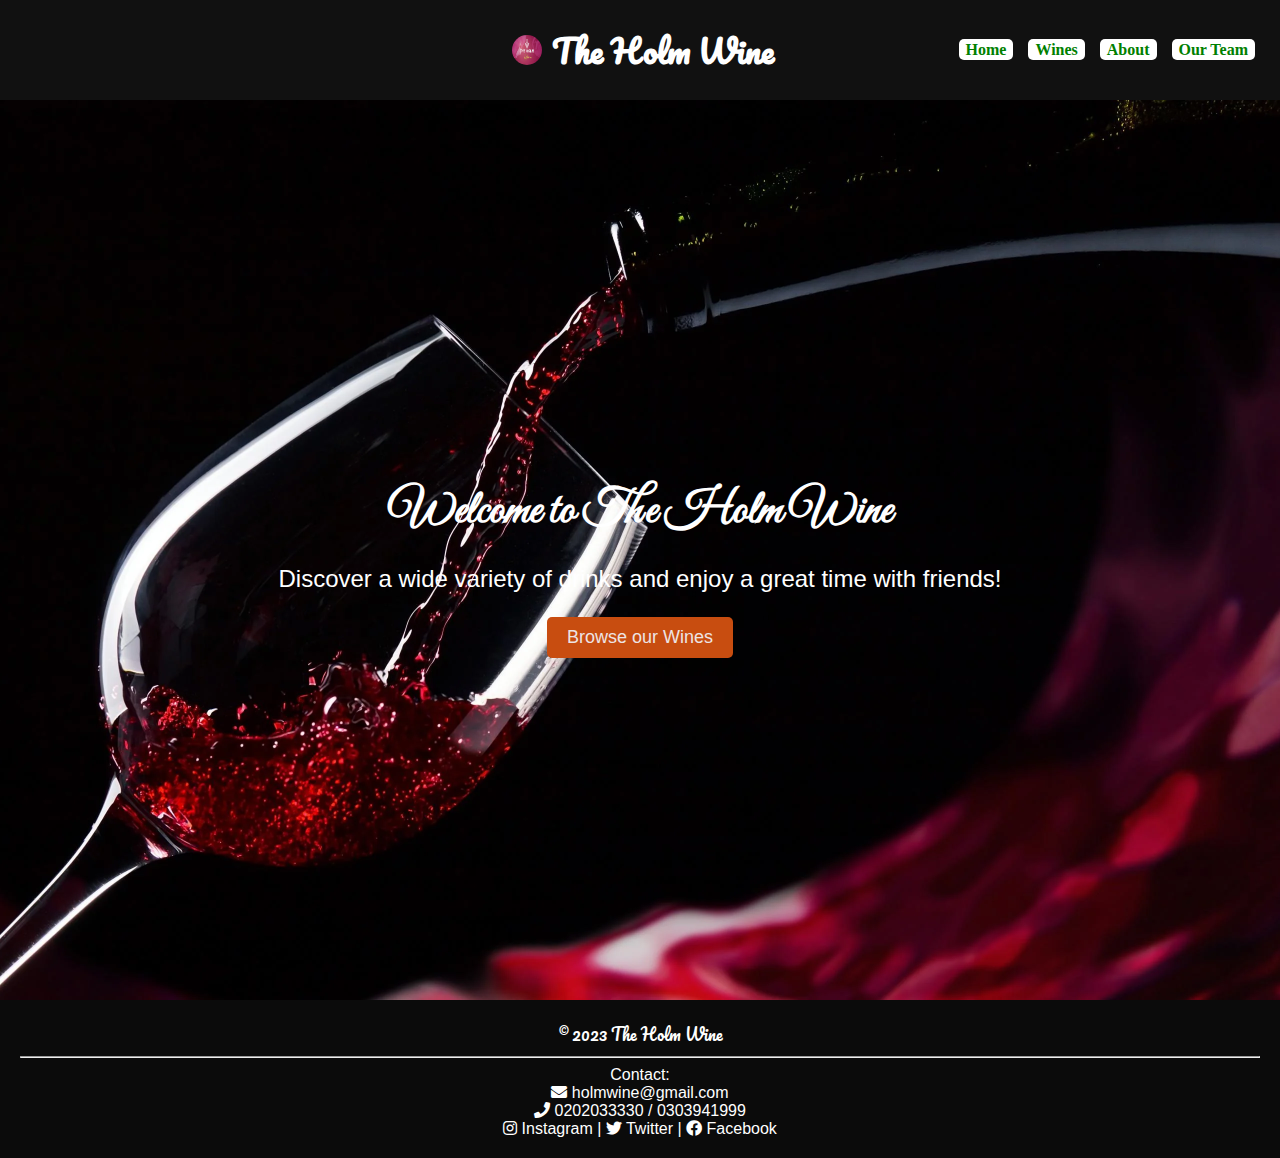
<file: old/index.html>
<!DOCTYPE html>
<html lang="en">

<head>
  <meta charset="UTF-8">
  <meta name="viewport" content="width=device-width, initial-scale=1.0">
  <link rel="stylesheet" href="https://fonts.googleapis.com/css?family=Pacifico&display=swap">
  <link href="https://fonts.googleapis.com/css?family=Great+Vibes&display=swap" rel="stylesheet">
  <link rel="stylesheet" type="text/css" href="style.css">
  <link rel="stylesheet" href="https://cdnjs.cloudflare.com/ajax/libs/font-awesome/5.15.3/css/all.min.css">
  <link rel="stylesheet" href="https://fonts.googleapis.com/css?family=Dancing+Script">

  <title>The Holm wine</title>
  <style>
    /* Add this to your CSS stylesheet */


@media (max-width: 768px) {
  main {
    width: 90%; /* Set the width to 90% for mobile devices */
    margin: 0 auto; /* Center the element horizontally */
  }
}
  </style>
</head>
<body>
  <header>

    <img src="/assets/logo.ico" alt="Logo" class="logo">
    <h1>The Holm Wine</h1>
    <nav>
      <ul class="menu">
        <li><a href="/index.html">Home</a></li>
        <li><a href="/catalog.html">Wines</a></li>
        <li><a href="/about.html">About</a></li>
        <li><a href="/team.html">Our Team</a></li>
      </ul>
    </nav>
  </header>



  <main>
    <div>
      <h2>Welcome to The Holm Wine</h2>
      <p>Discover a wide variety of drinks and enjoy a great time with friends!</p>
      <a href="/catalog.html" class="btn">Browse our Wines</a>
    </div>
  </main>

  <footer>
    <div class="footera">
        <p>&copy; 2023 The Holm Wine</p>
    </div>
    <hr>
    <div id="contact-section">
        <p>Contact:</p>
        <p>
            <i class="fas fa-envelope"></i> <a href="mailto:holmwine@gmail.com">holmwine@gmail.com</a>
        </p>
        <p>
            <i class="fas fa-phone"></i> <a href="tel:+233202033330">0202033330</a> / <a href="tel:+233303941999">0303941999</a>
        </p>
        <p>
            <i class="fab fa-instagram"></i> <a href="https://www.instagram.com/holm_wine" target="_blank">Instagram</a> |
            <i class="fab fa-twitter"></i> <a href="https://twitter.com/holm_wine" target="_blank">Twitter</a> |
            <i class="fab fa-facebook"></i> <a href="https://www.facebook.com/Theholmwine" target="_blank">Facebook</a>
        </p>
    </div>

</footer>

<script src="https://cdn.jsdelivr.net/npm/aos@2.3.1/dist/aos.js"></script>
  <script>
    AOS.init({
      duration: 1000, // Control the entrance animation duration
    });
  </script>
</body>

</html>
</file>
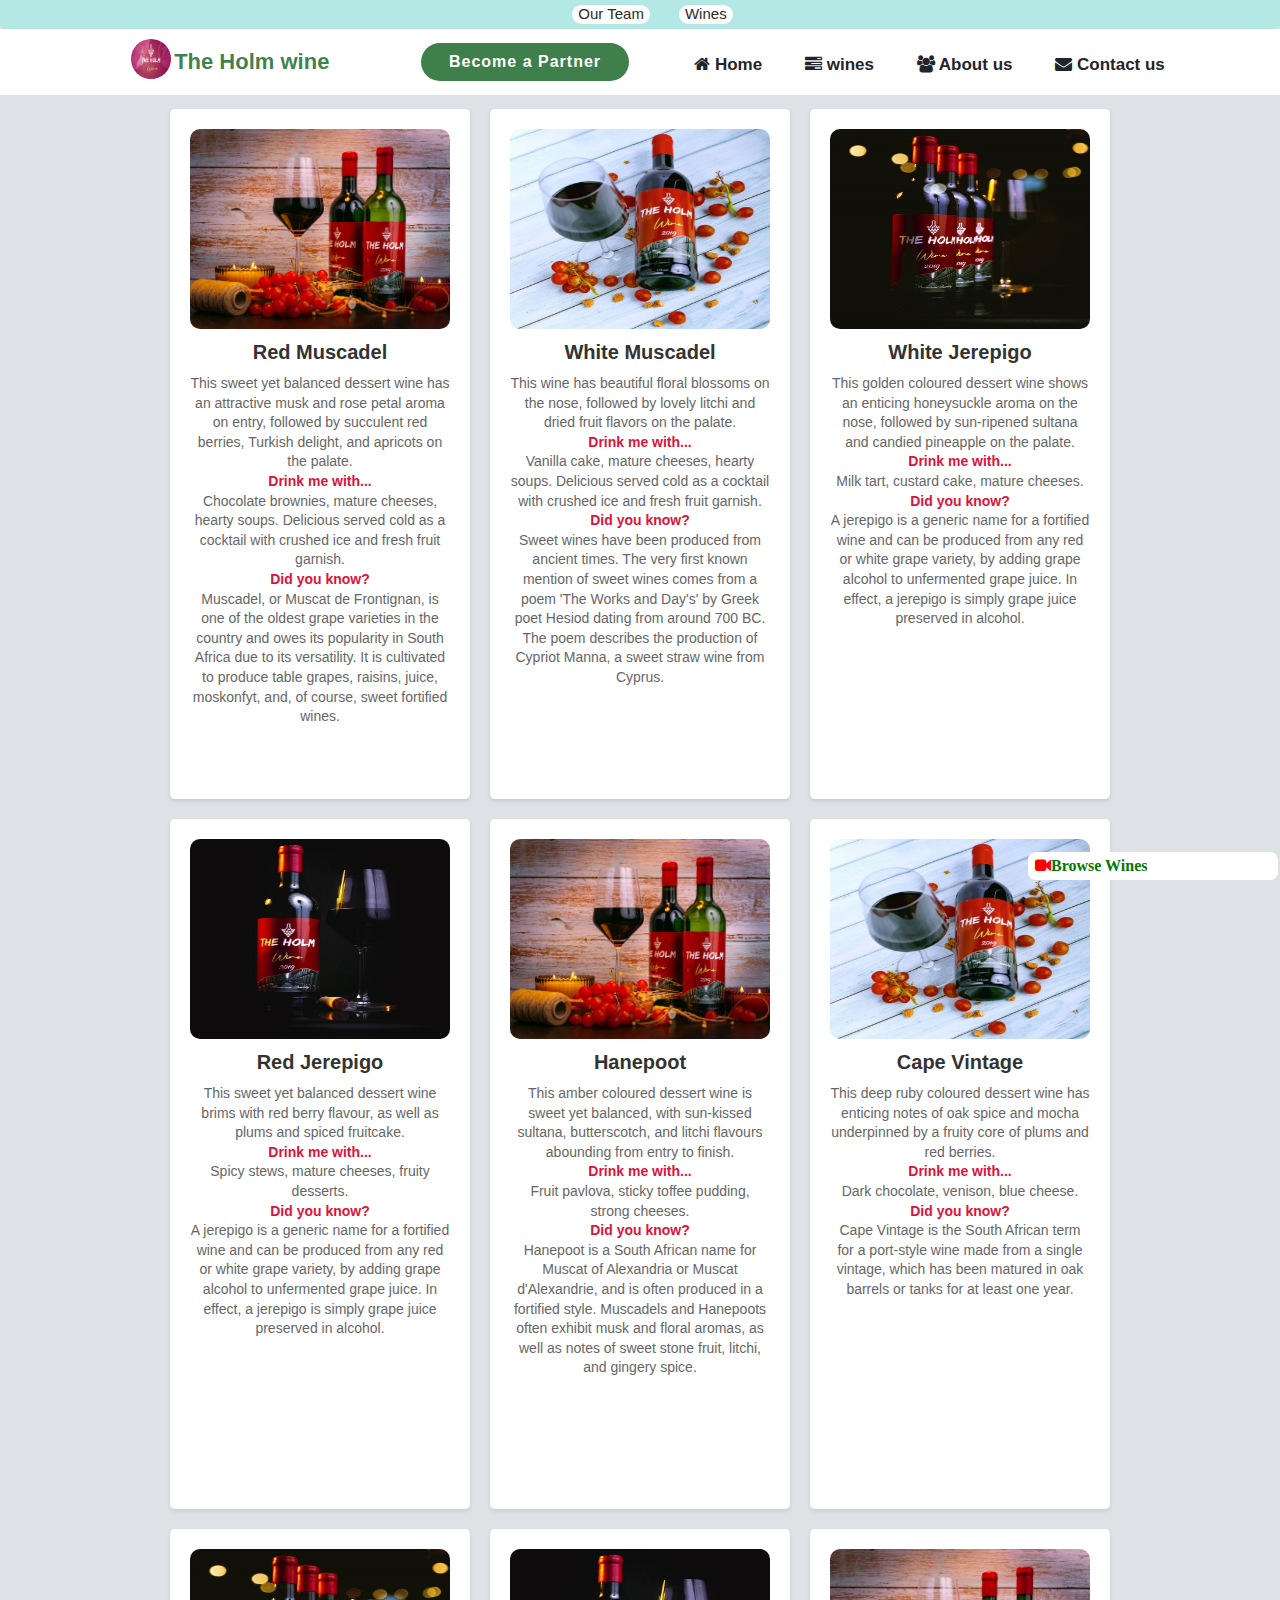
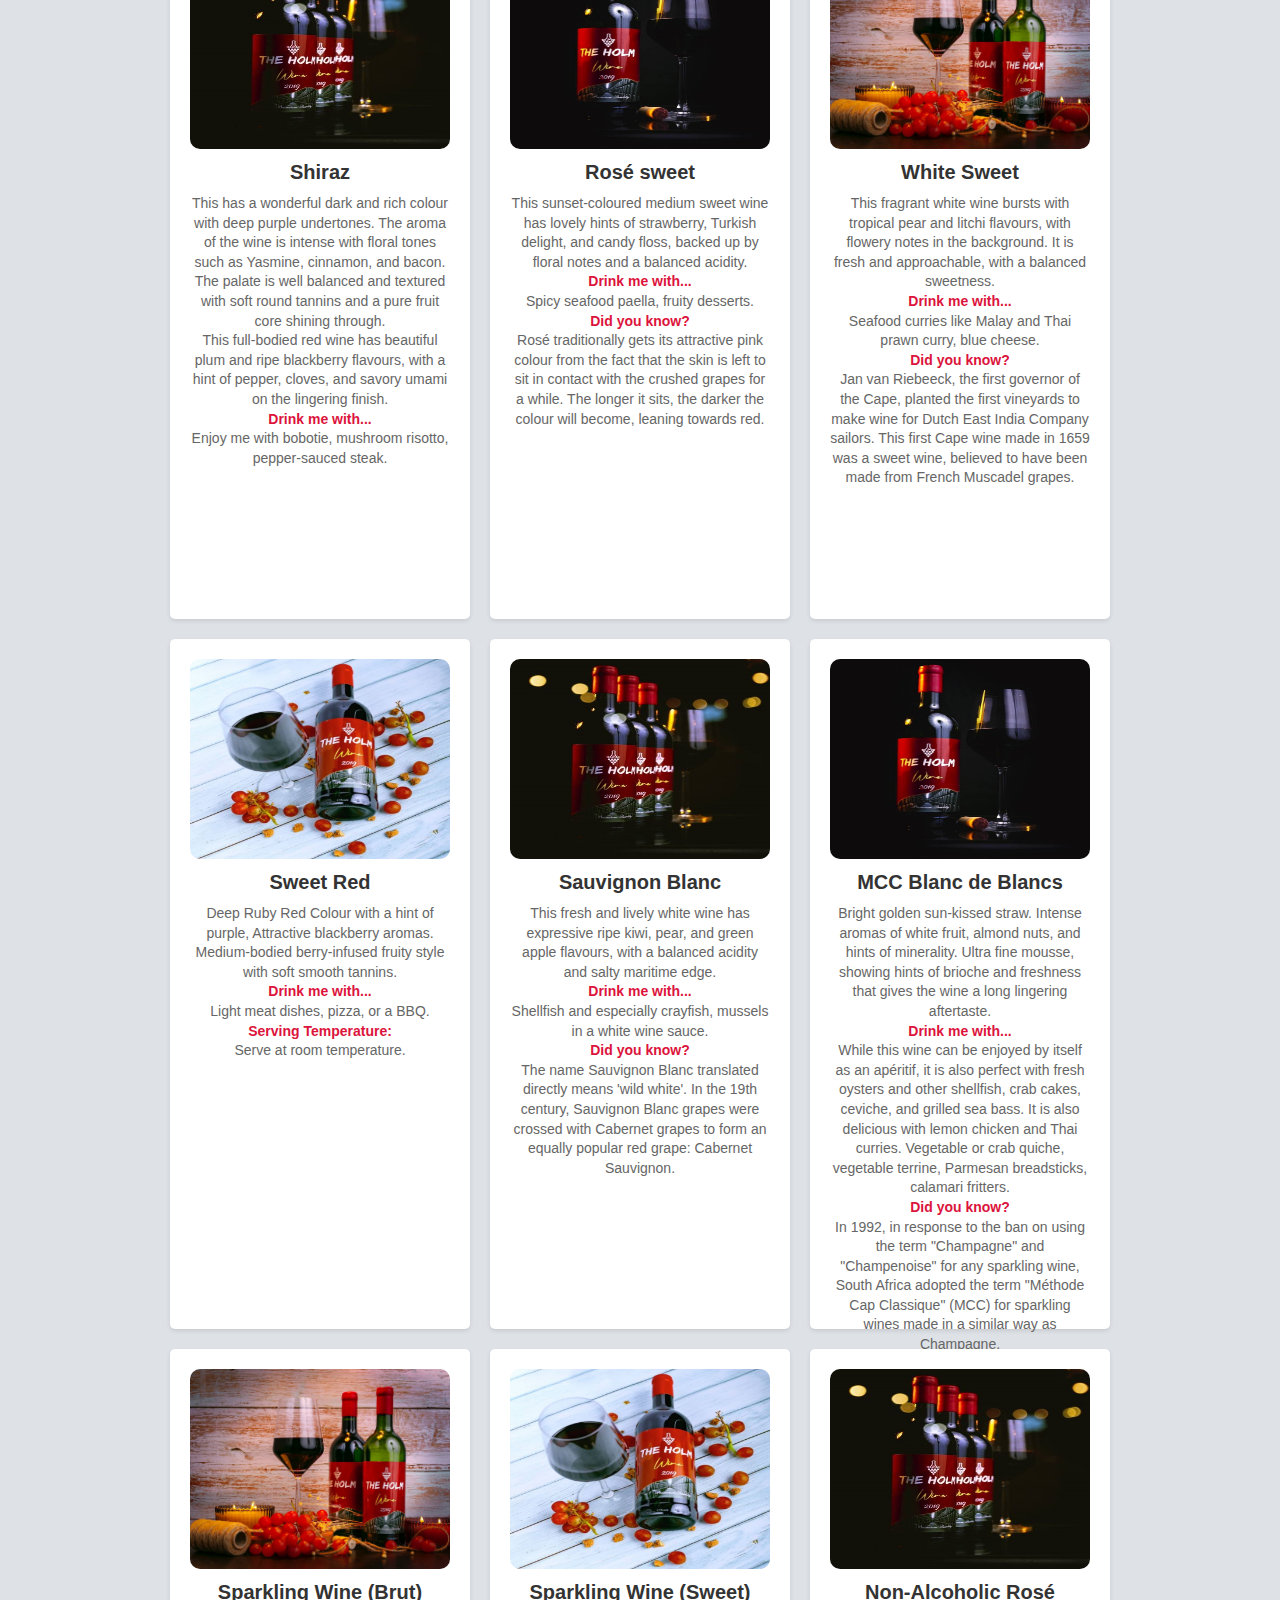
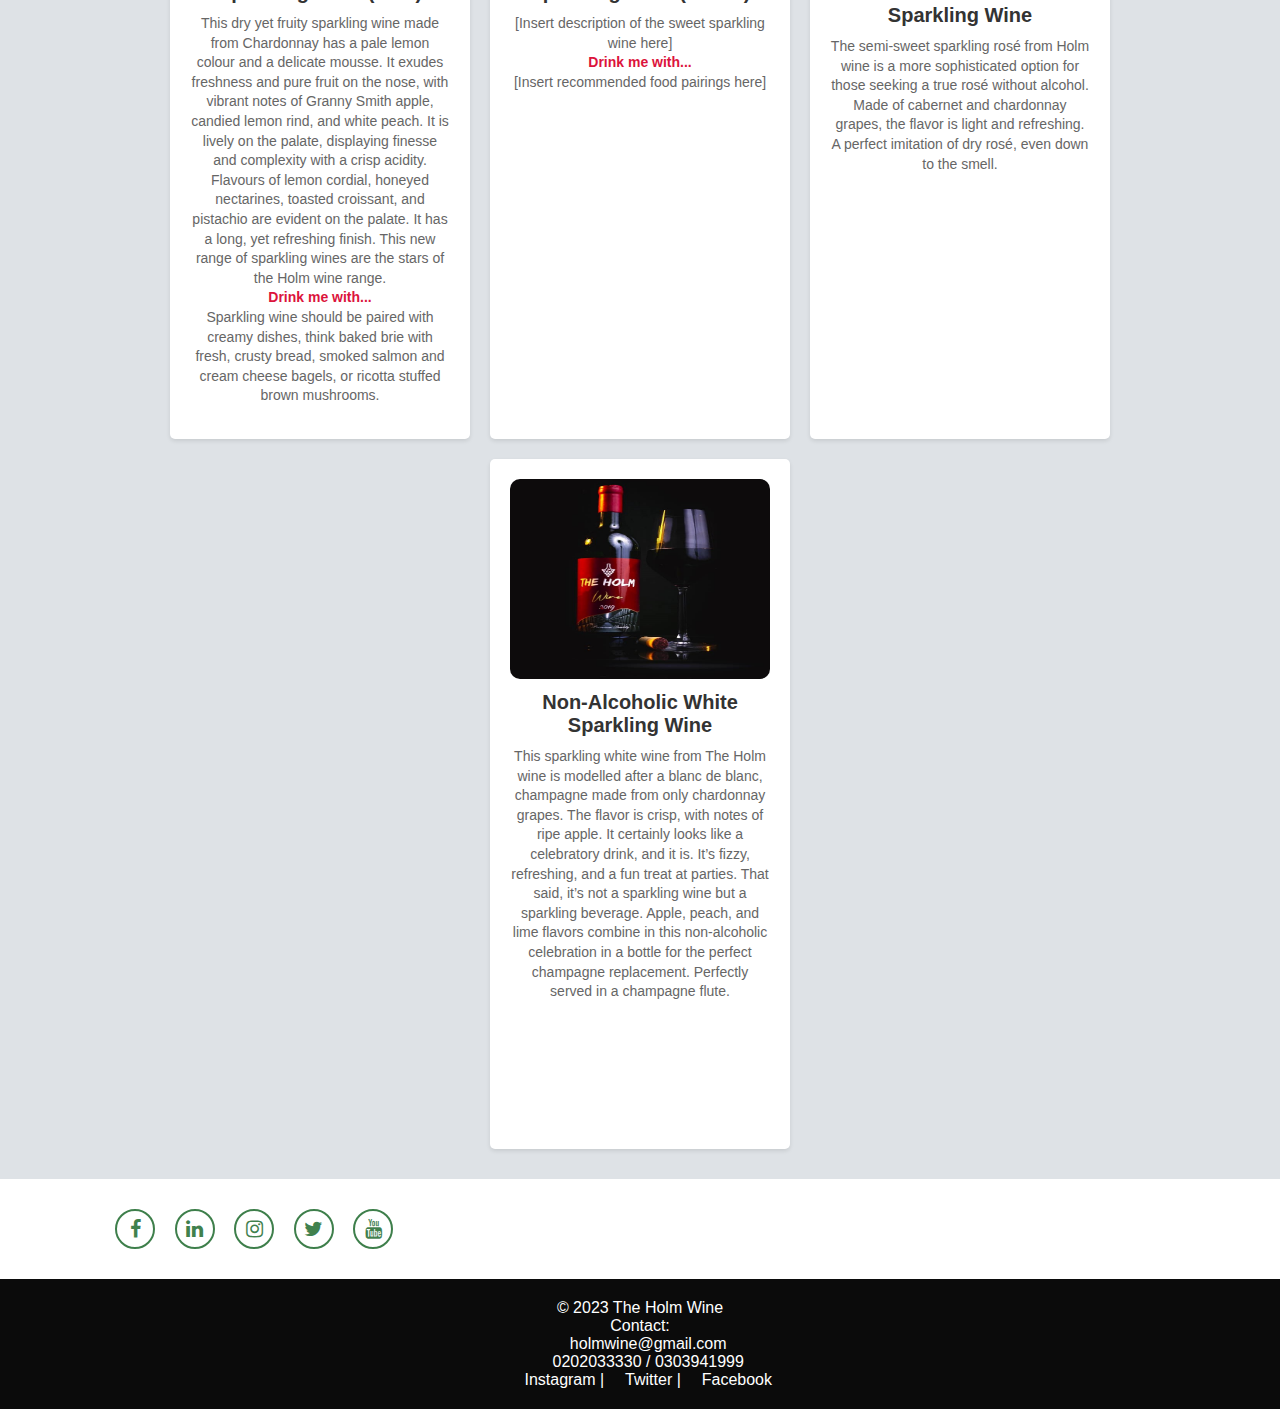
<file: catalog.html>
<!DOCTYPE html>
<html>
<head>
  <title>Our Wines Menu</title>
  <link rel="stylesheet" type="text/css" href="styles.css">
  <meta name="viewport" content="width=device-width, initial-scale=1.0">
  <link rel="stylesheet" href="https://fonts.googleapis.com/css?family=Pacifico&display=swap">
  <link rel="stylesheet" type="text/css" href="style.css">
  <link rel="stylesheet" href="https://cdnjs.cloudflare.com/ajax/libs/font-awesome/4.7.0/css/font-awesome.min.css">
  <style>


  strong{
    color: crimson;
  }
/* Add styling to create separation */
.separation {
  height: 20px; /* Adjust the height as needed */
}

@media screen and (max-width: 800px) {
    .drink-card{
      width: 100%;

    }
    .separation {
       height: 7.5em; /* Adjust the height as needed */
   }
  }
  .header-logo {
    text-align: center; /* Center the logo and text horizontally */
   /* Add padding for vertical centering */
}

.logo-container {
    display: inline-block; /* Ensure the logo and text are in-line */
    text-align: center; /* Center the logo and text horizontally within the container */
}

.brand-name {
    position: relative;
    top: -10px;
    font-weight: bold; /* Make the text bold */

    font-size: 22px;
}


  </style>
</head>
<body>
    <nav id="navigation">
        <div id="navigation-inside">
          <ul>
            <li>
              <a href="team.html">Our Team</a>
            </li>
            <li>
              <a href="#clubsAndLanguages" class="is-active">Wines</a>
            </li>

          </ul>
        </div>
      </nav>

    <!-- header begins -->
    <header class="header">
        <div class="header-logo">
            <div class="logo-container">
                <img style="border-radius: 50%; width: 40px; height: 40px;" src="assets/logo.ico" alt="holmwine-logo">
                <span class="brand-name">The Holm wine</span>
            </div>
        </div>


        <nav class="navbar">
            <a href="#home"><i class="fa fa-home"></i> Home</a>
            <a href="catalog.html"><i class="fa fa-tasks"></i> wines</a>
            <a href="about.html"><i class="fa fa-users"></i> About us</a>
            <a href="contact.html"><i class="fa fa-envelope"></i> Contact us</a>
            <!-- <a href="#"><i class="fa fa-ellipsis-h"></i> more</a> -->


        </nav>
        <a href="/dagbani_wikipedia_saha.html" class="fixed-menu"  style="font-family: 'consolas' ">
           <i style="color: red;" class="fa fa-video-camera fw"></i>Browse Wines</a>
        </a>
        &nbsp;&nbsp;&nbsp;&nbsp;&nbsp;&nbsp;&nbsp;&nbsp;&nbsp;
        <a  href="support.html" class="btn">Become a Partner</a>
        <i class="fa fa-bars" id="small-menu"></i>
    </header>

  <section class="menu" style="margin-top: 50px;">
    <div class="drink-card">
        <img src="/assets/images/1.jpg" alt="Red Muscadel" width="300" height="200">
      <h3>Red Muscadel</h3>
      <p>
        This sweet yet balanced dessert wine has an attractive musk and rose petal aroma on entry, followed by succulent red berries, Turkish delight, and apricots on the palate.
      </p>
      <p><strong>Drink me with...</strong></p>
      <p>Chocolate brownies, mature cheeses, hearty soups. Delicious served cold as a cocktail with crushed ice and fresh fruit garnish.</p>
      <p><strong>Did you know?</strong></p>
      <p>
        Muscadel, or Muscat de Frontignan, is one of the oldest grape varieties in the country and owes its popularity in South Africa due to its versatility. It is cultivated to produce table grapes, raisins, juice, moskonfyt, and, of course, sweet fortified wines.
      </p>
    </div>

    <div class="drink-card">
      <img src="/assets/images/2.jpg" alt="White Muscadel" width="300" height="200">
      <h3>White Muscadel</h3>
      <p>
        This wine has beautiful floral blossoms on the nose, followed by lovely litchi and dried fruit flavors on the palate.
      </p>
      <p><strong>Drink me with...</strong></p>
      <p>Vanilla cake, mature cheeses, hearty soups. Delicious served cold as a cocktail with crushed ice and fresh fruit garnish.</p>
      <p><strong>Did you know?</strong></p>
      <p>
        Sweet wines have been produced from ancient times. The very first known mention of sweet wines comes from a poem 'The Works and Day's' by Greek poet Hesiod dating from around 700 BC. The poem describes the production of Cypriot Manna, a sweet straw wine from Cyprus.
      </p>
    </div>

<div class="drink-card">
    <img src="/assets/images/3.jpg" alt="White Jerepigo" width="300" height="200">
    <h3>White Jerepigo</h3>
    <p>
        This golden coloured dessert wine shows an enticing honeysuckle aroma on the nose, followed by sun-ripened sultana and candied pineapple on the palate.
    </p>
    <p><strong>Drink me with...</strong></p>
    <p>Milk tart, custard cake, mature cheeses.</p>
    <p><strong>Did you know?</strong></p>
    <p>
        A jerepigo is a generic name for a fortified wine and can be produced from any red or white grape variety, by adding grape alcohol to unfermented grape juice. In effect, a jerepigo is simply grape juice preserved in alcohol.
    </p>
</div>

<div class="drink-card">
    <img src="/assets/images/4.jpg" alt="Red Jerepigo" width="300" height="200">
    <h3>Red Jerepigo</h3>
    <p>
        This sweet yet balanced dessert wine brims with red berry flavour, as well as plums and spiced fruitcake.
    </p>
    <p><strong>Drink me with...</strong></p>
    <p>Spicy stews, mature cheeses, fruity desserts.</p>
    <p><strong>Did you know?</strong></p>
    <p>
        A jerepigo is a generic name for a fortified wine and can be produced from any red or white grape variety, by adding grape alcohol to unfermented grape juice. In effect, a jerepigo is simply grape juice preserved in alcohol.
    </p>
</div>

<div class="drink-card">
    <img src="/assets/images/1.jpg" alt="Hanepoot" width="300" height="200">
    <h3>Hanepoot</h3>
    <p>
        This amber coloured dessert wine is sweet yet balanced, with sun-kissed sultana, butterscotch, and litchi flavours abounding from entry to finish.
    </p>
    <p><strong>Drink me with...</strong></p>
    <p>Fruit pavlova, sticky toffee pudding, strong cheeses.</p>
    <p><strong>Did you know?</strong></p>
    <p>
        Hanepoot is a South African name for Muscat of Alexandria or Muscat d'Alexandrie, and is often produced in a fortified style. Muscadels and Hanepoots often exhibit musk and floral aromas, as well as notes of sweet stone fruit, litchi, and gingery spice.
    </p>
</div>

<div class="drink-card">
    <img src="/assets/images/2.jpg" alt="Cape Vintage" width="300" height="200">
    <h3>Cape Vintage</h3>
    <p>
        This deep ruby coloured dessert wine has enticing notes of oak spice and mocha underpinned by a fruity core of plums and red berries.
    </p>
    <p><strong>Drink me with...</strong></p>
    <p>Dark chocolate, venison, blue cheese.</p>
    <p><strong>Did you know?</strong></p>
    <p>
        Cape Vintage is the South African term for a port-style wine made from a single vintage, which has been matured in oak barrels or tanks for at least one year.
    </p>
</div>



<div class="drink-card">
    <img src="/assets/images/3.jpg" alt="Shiraz" width="300" height="200">
    <h3>Shiraz</h3>
    <p>
        This has a wonderful dark and rich colour with deep purple undertones. The aroma of the wine is intense with floral tones such as Yasmine, cinnamon, and bacon. The palate is well balanced and textured with soft round tannins and a pure fruit core shining through.
    </p>
    <p>
        This full-bodied red wine has beautiful plum and ripe blackberry flavours, with a hint of pepper, cloves, and savory umami on the lingering finish.
    </p>
    <p><strong>Drink me with...</strong></p>
    <p>Enjoy me with bobotie, mushroom risotto, pepper-sauced steak.</p>
</div>

<div class="drink-card">
    <img src="/assets/images/4.jpg" alt="Rosé sweet" width="300" height="200">
    <h3>Rosé sweet</h3>
    <p>
        This sunset-coloured medium sweet wine has lovely hints of strawberry, Turkish delight, and candy floss, backed up by floral notes and a balanced acidity.
    </p>
    <p><strong>Drink me with...</strong></p>
    <p>Spicy seafood paella, fruity desserts.</p>
    <p><strong>Did you know?</strong></p>
    <p>
        Rosé traditionally gets its attractive pink colour from the fact that the skin is left to sit in contact with the crushed grapes for a while. The longer it sits, the darker the colour will become, leaning towards red.
   </p>
   </div>
<div class="drink-card">
    <img src="/assets/images/1.jpg" alt="White Sweet" width="300" height="200">
    <h3>White Sweet</h3>
    <p>
        This fragrant white wine bursts with tropical pear and litchi flavours, with flowery notes in the background. It is fresh and approachable, with a balanced sweetness.
    </p>
    <p><strong>Drink me with...</strong></p>
    <p>Seafood curries like Malay and Thai prawn curry, blue cheese.</p>
    <p><strong>Did you know?</strong></p>
    <p>
        Jan van Riebeeck, the first governor of the Cape, planted the first vineyards to make wine for Dutch East India Company sailors. This first Cape wine made in 1659 was a sweet wine, believed to have been made from French Muscadel grapes.
    </p>
</div>

<div class="drink-card">
    <img src="/assets/images/2.jpg" alt="Sweet Red" width="300" height="200">
    <h3>Sweet Red</h3>
    <p>
        Deep Ruby Red Colour with a hint of purple, Attractive blackberry aromas. Medium-bodied berry-infused fruity style with soft smooth tannins.
    </p>
    <p><strong>Drink me with...</strong></p>
    <p>Light meat dishes, pizza, or a BBQ.</p>
    <p><strong>Serving Temperature:</strong></p>
    <p>Serve at room temperature.</p>
</div>

<div class="drink-card">
    <img src="/assets/images/3.jpg" alt="Sauvignon Blanc" width="300" height="200">
    <h3>Sauvignon Blanc</h3>
    <p>
        This fresh and lively white wine has expressive ripe kiwi, pear, and green apple flavours, with a balanced acidity and salty maritime edge.
    </p>
    <p><strong>Drink me with...</strong></p>
    <p>Shellfish and especially crayfish, mussels in a white wine sauce.</p>
    <p><strong>Did you know?</strong></p>
    <p>
        The name Sauvignon Blanc translated directly means 'wild white'. In the 19th century, Sauvignon Blanc grapes were crossed with Cabernet grapes to form an equally popular red grape: Cabernet Sauvignon.
    </p>
</div>

<div class="drink-card">
    <img src="/assets/images/4.jpg" alt="MCC Blanc de Blancs" width="300" height="200">
    <h3>MCC Blanc de Blancs</h3>
    <p>
        Bright golden sun-kissed straw. Intense aromas of white fruit, almond nuts, and hints of minerality. Ultra fine mousse, showing hints of brioche and freshness that gives the wine a long lingering aftertaste.
    </p>
    <p><strong>Drink me with...</strong></p>
    <p>
        While this wine can be enjoyed by itself as an apéritif, it is also perfect with fresh oysters and other shellfish, crab cakes, ceviche, and grilled sea bass. It is also delicious with lemon chicken and Thai curries. Vegetable or crab quiche, vegetable terrine, Parmesan breadsticks, calamari fritters.
    </p>
    <p><strong>Did you know?</strong></p>
    <p>
        In 1992, in response to the ban on using the term "Champagne" and "Champenoise" for any sparkling wine, South Africa adopted the term "Méthode Cap Classique" (MCC) for sparkling wines made in a similar way as Champagne.
    </p>
</div>

<div class="drink-card">
    <img src="/assets/images/1.jpg" alt="Sparkling Wine (Brut)" width="300" height="200">
    <h3>Sparkling Wine (Brut)</h3>
    <p>
        This dry yet fruity sparkling wine made from Chardonnay has a pale lemon colour and a delicate mousse. It exudes freshness and pure fruit on the nose, with vibrant notes of Granny Smith apple, candied lemon rind, and white peach. It is lively on the palate, displaying finesse and complexity with a crisp acidity. Flavours of lemon cordial, honeyed nectarines, toasted croissant, and pistachio are evident on the palate. It has a long, yet refreshing finish. This new range of sparkling wines are the stars of the Holm wine range.
    </p>
    <p><strong>Drink me with...</strong></p>
    <p>Sparkling wine should be paired with creamy dishes, think baked brie with fresh, crusty bread, smoked salmon and cream cheese bagels, or ricotta stuffed brown mushrooms.</p>
</div>

<div class="drink-card">
    <img src="/assets/images/2.jpg" alt="Sparkling Wine (Sweet)" width="300" height="200">
    <h3>Sparkling Wine (Sweet)</h3>
    <p>
        [Insert description of the sweet sparkling wine here]
    </p>
    <p><strong>Drink me with...</strong></p>
    <p>[Insert recommended food pairings here]</p>
</div>

<div class="drink-card">
    <img src="/assets/images/3.jpg" alt="Non-Alcoholic Rosé Sparkling Wine" width="300" height="200">
    <h3>Non-Alcoholic Rosé Sparkling Wine</h3>
    <p>
        The semi-sweet sparkling rosé from Holm wine is a more sophisticated option for those seeking a true rosé without alcohol. Made of cabernet and chardonnay grapes, the flavor is light and refreshing. A perfect imitation of dry rosé, even down to the smell.
    </p>
</div>

<div class="drink-card">
    <img src="/assets/images/4.jpg" alt="Non-Alcoholic White Sparkling Wine" width="300" height="200">
    <h3>Non-Alcoholic White Sparkling Wine</h3>
    <p>
        This sparkling white wine from The Holm wine is modelled after a blanc de blanc, champagne made from only chardonnay grapes. The flavor is crisp, with notes of ripe apple. It certainly looks like a celebratory drink, and it is. It’s fizzy, refreshing, and a fun treat at parties. That said, it’s not a sparkling wine but a sparkling beverage. Apple, peach, and lime flavors combine in this non-alcoholic celebration in a bottle for the perfect champagne replacement. Perfectly served in a champagne flute.
    </p>
</div>

  </section>
  <footer class="footer">
    <div class="footer-social-media">
        <a href="https://www.facebook.com/Theholmwine" ><i class="fa fa-facebook"></i></a>
        <a href=""><i class="fa fa-linkedin"></i></a>
        <a href="https://www.instagram.com/holm_wine"><i class="fa fa-instagram"></i></a>
        <a href="https://twitter.com/holm_wine"><i class="fa fa-twitter"></i></a>
        <a href="https://www.youtube.com/channel/UCcfmzQWeOu21IRqxN3kaH_Q"><i class="fa fa-youtube"></i></a>

    </div>

</footer>
  <footer>
    <div class="footera">
        <p>&copy; 2023 The Holm Wine</p>
    </div>
    <hr>
    <div id="contact-section">
        <p>Contact:</p>
        <p>
            <i class="fas fa-envelope"></i> <a href="mailto:holmwine@gmail.com">holmwine@gmail.com</a>
        </p>
        <p>
            <i class="fas fa-phone"></i> <a href="tel:+233202033330">0202033330</a> / <a href="tel:+233303941999">0303941999</a>
        </p>
        <p>
            <i class="fab fa-instagram"></i> <a href="https://www.instagram.com/holm_wine" target="_blank">Instagram</a> |
            <i class="fab fa-twitter"></i> <a href="https://twitter.com/holm_wine" target="_blank">Twitter</a> |
            <i class="fab fa-facebook"></i> <a href="https://www.facebook.com/Theholmwine" target="_blank">Facebook</a>
        </p>
    </div>

</footer>
<script src="script.js"></script>
</body>
</html>
</file>
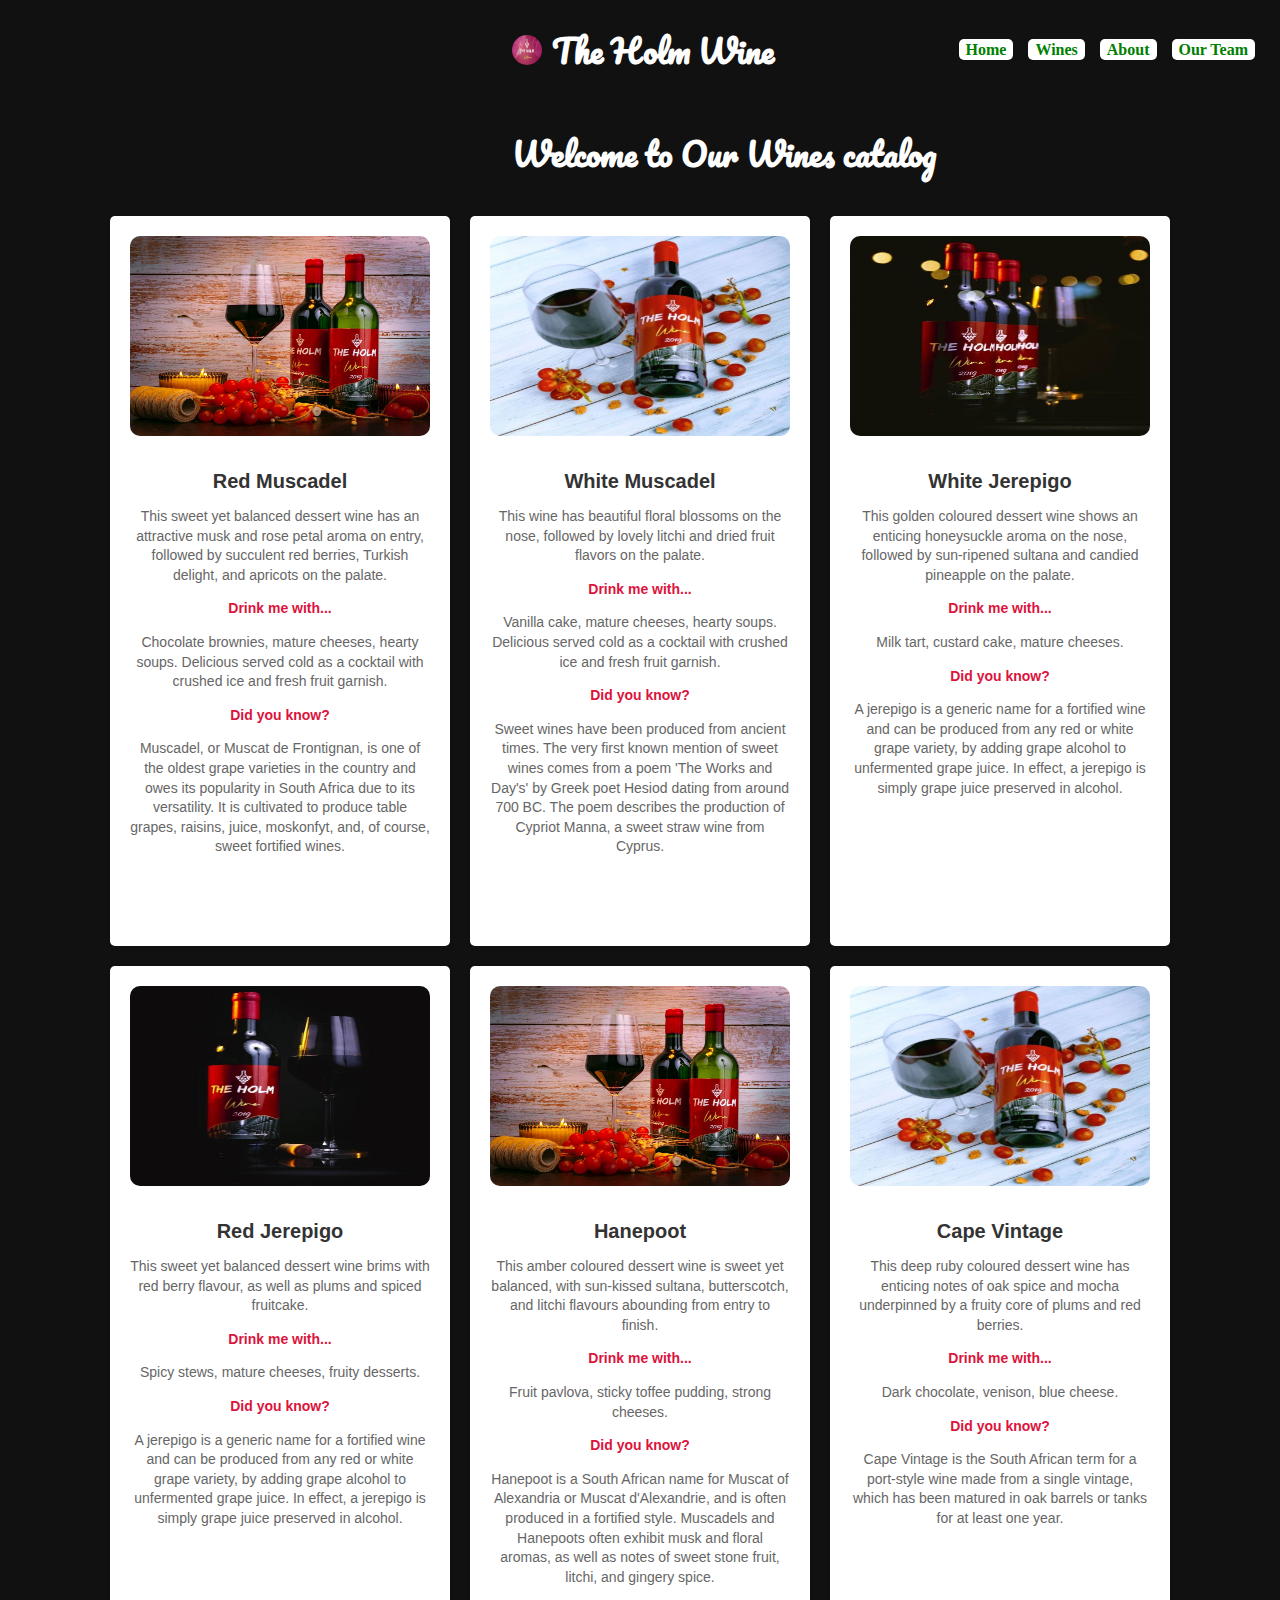
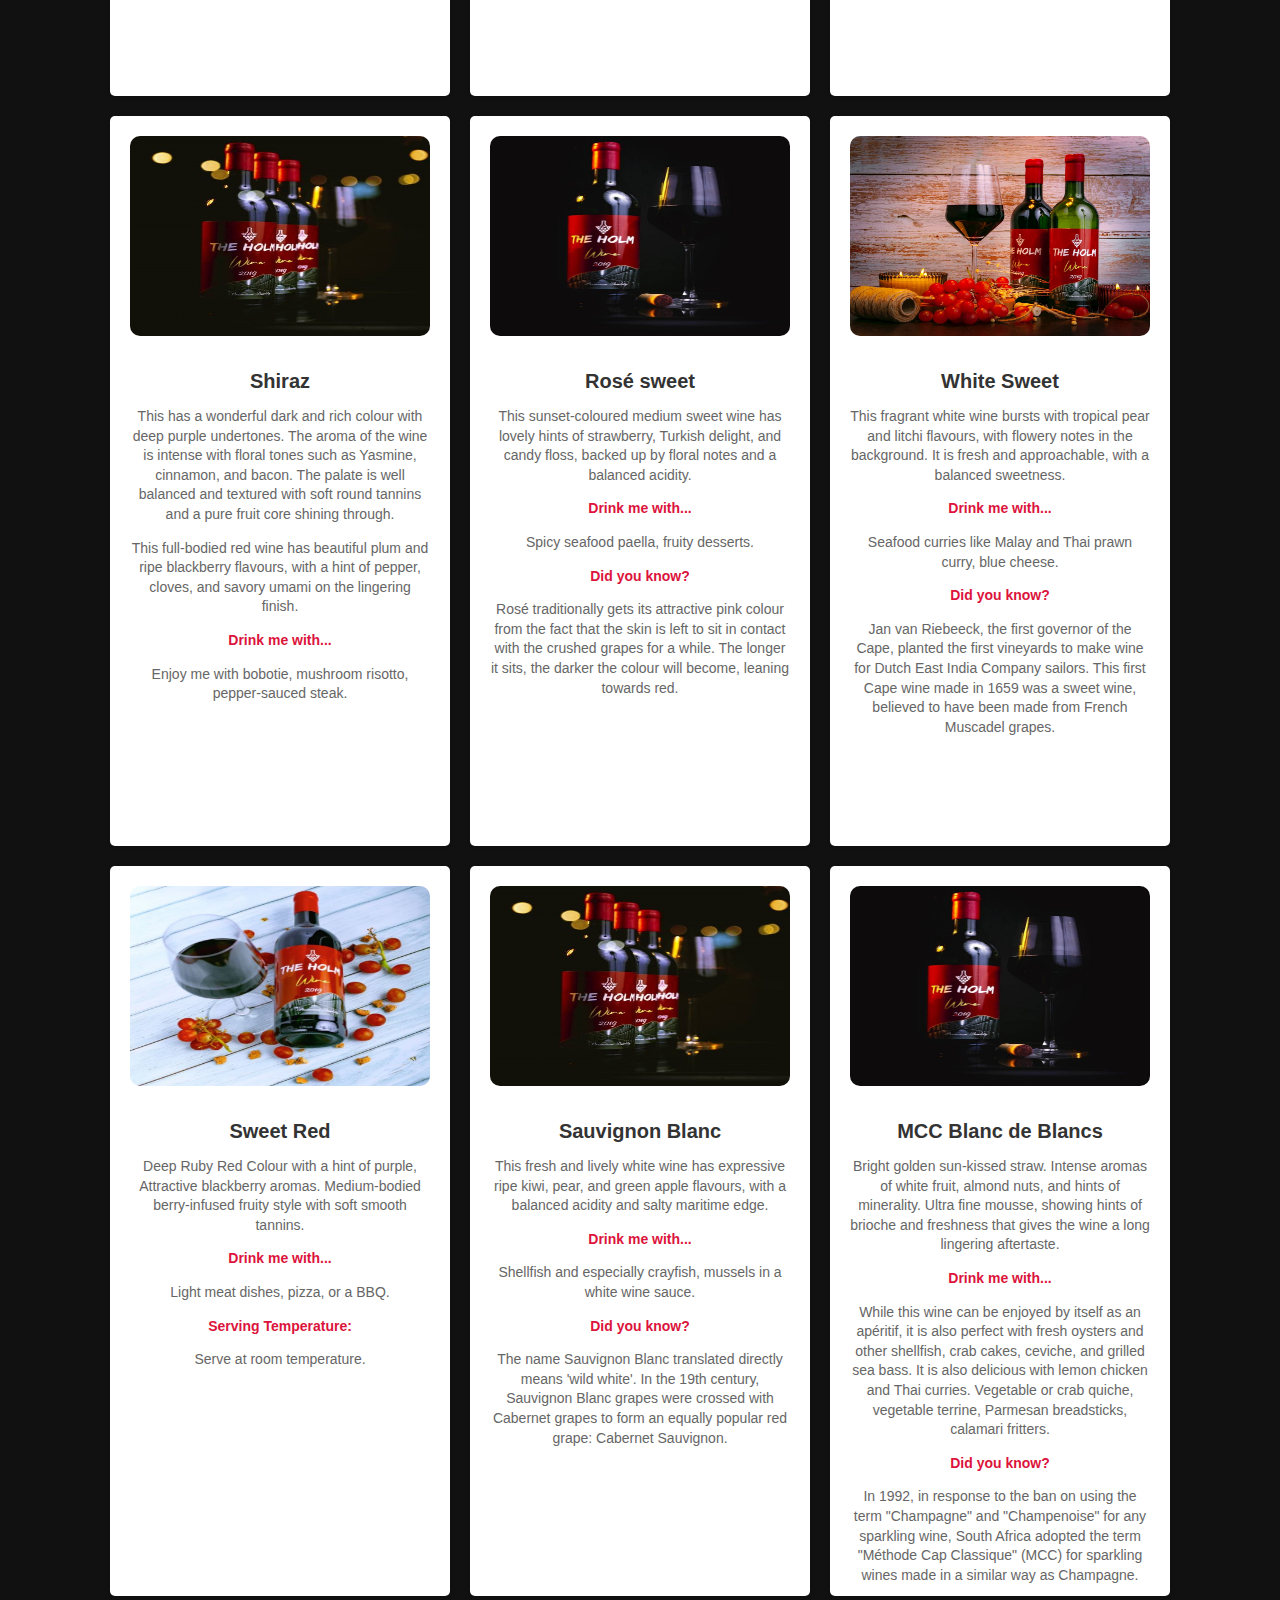
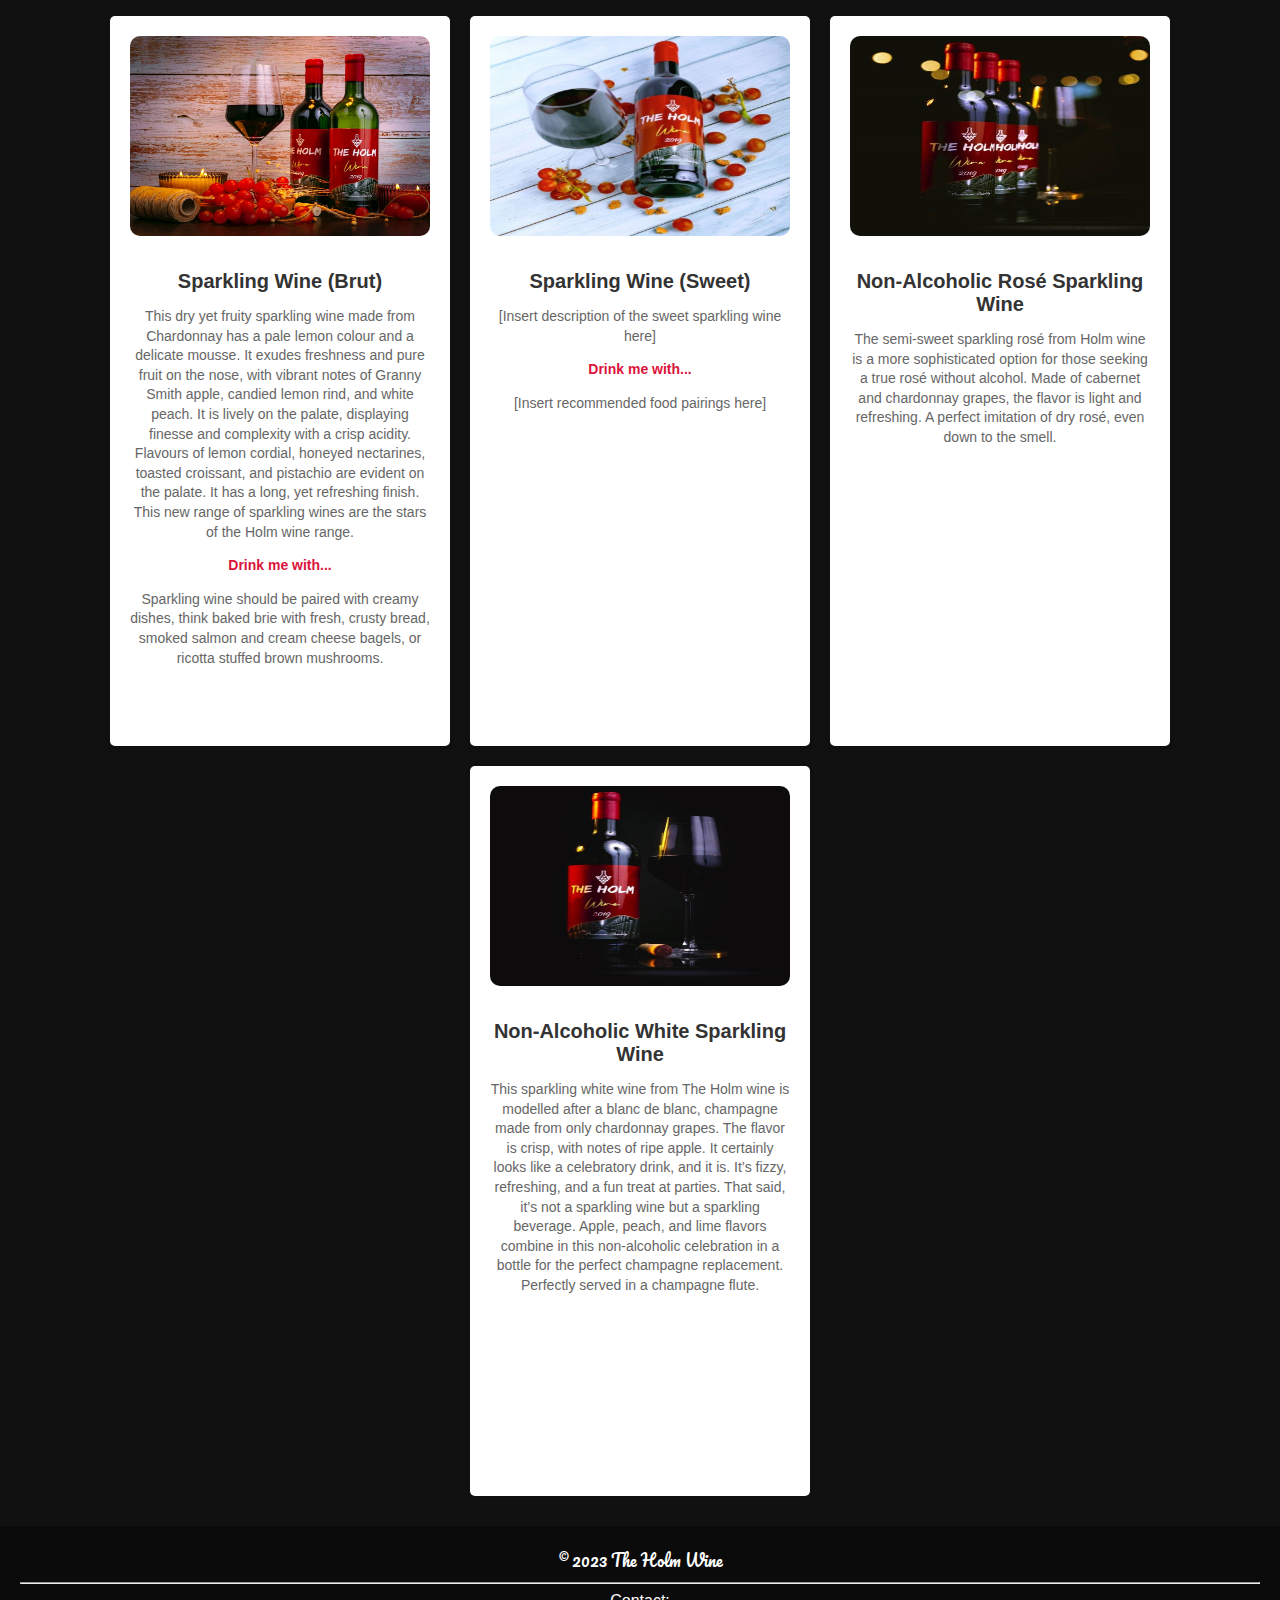
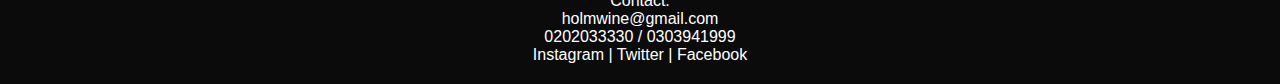
<file: old/catalog.html>
<!DOCTYPE html>
<html>
<head>
  <title>Our Wines Menu</title>
  <link rel="stylesheet" type="text/css" href="style.css">
  <meta name="viewport" content="width=device-width, initial-scale=1.0">
  <link rel="stylesheet" href="https://fonts.googleapis.com/css?family=Pacifico&display=swap">
  <style>


  strong{
    color: crimson;
  }
/* Add styling to create separation */
.separation {
  height: 20px; /* Adjust the height as needed */
}

@media screen and (max-width: 800px) {
    .drink-card{
      width: 100%;

    }
    .separation {
       height: 7.5em; /* Adjust the height as needed */
   }
  }
  </style>
</head>
<body>
    <header>
        <img src="/assets/logo.ico" alt="Logo" class="logo">
        <h1>The Holm Wine</h1>
        <nav>
          <ul class="menu">
            <li><a href="index.html">Home</a></li>
            <li><a href="/catalog.html">Wines</a></li>
            <li><a href="/about.html">About</a></li>
            <li><a href="/team.html">Our Team</a></li>
          </ul>
        </nav>
      </header>

      <div class="separation"></div> <!-- Add a separation div -->

      <header>
        <h1>Welcome to Our Wines catalog</h1>
      </header>


  <section class="menu">
    <div class="drink-card">
        <img src="/assets/images/1.jpg" alt="Red Muscadel" width="300" height="200">
      <h3>Red Muscadel</h3>
      <p>
        This sweet yet balanced dessert wine has an attractive musk and rose petal aroma on entry, followed by succulent red berries, Turkish delight, and apricots on the palate.
      </p>
      <p><strong>Drink me with...</strong></p>
      <p>Chocolate brownies, mature cheeses, hearty soups. Delicious served cold as a cocktail with crushed ice and fresh fruit garnish.</p>
      <p><strong>Did you know?</strong></p>
      <p>
        Muscadel, or Muscat de Frontignan, is one of the oldest grape varieties in the country and owes its popularity in South Africa due to its versatility. It is cultivated to produce table grapes, raisins, juice, moskonfyt, and, of course, sweet fortified wines.
      </p>
    </div>

    <div class="drink-card">
      <img src="/assets/images/2.jpg" alt="White Muscadel" width="300" height="200">
      <h3>White Muscadel</h3>
      <p>
        This wine has beautiful floral blossoms on the nose, followed by lovely litchi and dried fruit flavors on the palate.
      </p>
      <p><strong>Drink me with...</strong></p>
      <p>Vanilla cake, mature cheeses, hearty soups. Delicious served cold as a cocktail with crushed ice and fresh fruit garnish.</p>
      <p><strong>Did you know?</strong></p>
      <p>
        Sweet wines have been produced from ancient times. The very first known mention of sweet wines comes from a poem 'The Works and Day's' by Greek poet Hesiod dating from around 700 BC. The poem describes the production of Cypriot Manna, a sweet straw wine from Cyprus.
      </p>
    </div>

<div class="drink-card">
    <img src="/assets/images/3.jpg" alt="White Jerepigo" width="300" height="200">
    <h3>White Jerepigo</h3>
    <p>
        This golden coloured dessert wine shows an enticing honeysuckle aroma on the nose, followed by sun-ripened sultana and candied pineapple on the palate.
    </p>
    <p><strong>Drink me with...</strong></p>
    <p>Milk tart, custard cake, mature cheeses.</p>
    <p><strong>Did you know?</strong></p>
    <p>
        A jerepigo is a generic name for a fortified wine and can be produced from any red or white grape variety, by adding grape alcohol to unfermented grape juice. In effect, a jerepigo is simply grape juice preserved in alcohol.
    </p>
</div>

<div class="drink-card">
    <img src="/assets/images/4.jpg" alt="Red Jerepigo" width="300" height="200">
    <h3>Red Jerepigo</h3>
    <p>
        This sweet yet balanced dessert wine brims with red berry flavour, as well as plums and spiced fruitcake.
    </p>
    <p><strong>Drink me with...</strong></p>
    <p>Spicy stews, mature cheeses, fruity desserts.</p>
    <p><strong>Did you know?</strong></p>
    <p>
        A jerepigo is a generic name for a fortified wine and can be produced from any red or white grape variety, by adding grape alcohol to unfermented grape juice. In effect, a jerepigo is simply grape juice preserved in alcohol.
    </p>
</div>

<div class="drink-card">
    <img src="/assets/images/1.jpg" alt="Hanepoot" width="300" height="200">
    <h3>Hanepoot</h3>
    <p>
        This amber coloured dessert wine is sweet yet balanced, with sun-kissed sultana, butterscotch, and litchi flavours abounding from entry to finish.
    </p>
    <p><strong>Drink me with...</strong></p>
    <p>Fruit pavlova, sticky toffee pudding, strong cheeses.</p>
    <p><strong>Did you know?</strong></p>
    <p>
        Hanepoot is a South African name for Muscat of Alexandria or Muscat d'Alexandrie, and is often produced in a fortified style. Muscadels and Hanepoots often exhibit musk and floral aromas, as well as notes of sweet stone fruit, litchi, and gingery spice.
    </p>
</div>

<div class="drink-card">
    <img src="/assets/images/2.jpg" alt="Cape Vintage" width="300" height="200">
    <h3>Cape Vintage</h3>
    <p>
        This deep ruby coloured dessert wine has enticing notes of oak spice and mocha underpinned by a fruity core of plums and red berries.
    </p>
    <p><strong>Drink me with...</strong></p>
    <p>Dark chocolate, venison, blue cheese.</p>
    <p><strong>Did you know?</strong></p>
    <p>
        Cape Vintage is the South African term for a port-style wine made from a single vintage, which has been matured in oak barrels or tanks for at least one year.
    </p>
</div>



<div class="drink-card">
    <img src="/assets/images/3.jpg" alt="Shiraz" width="300" height="200">
    <h3>Shiraz</h3>
    <p>
        This has a wonderful dark and rich colour with deep purple undertones. The aroma of the wine is intense with floral tones such as Yasmine, cinnamon, and bacon. The palate is well balanced and textured with soft round tannins and a pure fruit core shining through.
    </p>
    <p>
        This full-bodied red wine has beautiful plum and ripe blackberry flavours, with a hint of pepper, cloves, and savory umami on the lingering finish.
    </p>
    <p><strong>Drink me with...</strong></p>
    <p>Enjoy me with bobotie, mushroom risotto, pepper-sauced steak.</p>
</div>

<div class="drink-card">
    <img src="/assets/images/4.jpg" alt="Rosé sweet" width="300" height="200">
    <h3>Rosé sweet</h3>
    <p>
        This sunset-coloured medium sweet wine has lovely hints of strawberry, Turkish delight, and candy floss, backed up by floral notes and a balanced acidity.
    </p>
    <p><strong>Drink me with...</strong></p>
    <p>Spicy seafood paella, fruity desserts.</p>
    <p><strong>Did you know?</strong></p>
    <p>
        Rosé traditionally gets its attractive pink colour from the fact that the skin is left to sit in contact with the crushed grapes for a while. The longer it sits, the darker the colour will become, leaning towards red.
   </p>
   </div>
<div class="drink-card">
    <img src="/assets/images/1.jpg" alt="White Sweet" width="300" height="200">
    <h3>White Sweet</h3>
    <p>
        This fragrant white wine bursts with tropical pear and litchi flavours, with flowery notes in the background. It is fresh and approachable, with a balanced sweetness.
    </p>
    <p><strong>Drink me with...</strong></p>
    <p>Seafood curries like Malay and Thai prawn curry, blue cheese.</p>
    <p><strong>Did you know?</strong></p>
    <p>
        Jan van Riebeeck, the first governor of the Cape, planted the first vineyards to make wine for Dutch East India Company sailors. This first Cape wine made in 1659 was a sweet wine, believed to have been made from French Muscadel grapes.
    </p>
</div>

<div class="drink-card">
    <img src="/assets/images/2.jpg" alt="Sweet Red" width="300" height="200">
    <h3>Sweet Red</h3>
    <p>
        Deep Ruby Red Colour with a hint of purple, Attractive blackberry aromas. Medium-bodied berry-infused fruity style with soft smooth tannins.
    </p>
    <p><strong>Drink me with...</strong></p>
    <p>Light meat dishes, pizza, or a BBQ.</p>
    <p><strong>Serving Temperature:</strong></p>
    <p>Serve at room temperature.</p>
</div>

<div class="drink-card">
    <img src="/assets/images/3.jpg" alt="Sauvignon Blanc" width="300" height="200">
    <h3>Sauvignon Blanc</h3>
    <p>
        This fresh and lively white wine has expressive ripe kiwi, pear, and green apple flavours, with a balanced acidity and salty maritime edge.
    </p>
    <p><strong>Drink me with...</strong></p>
    <p>Shellfish and especially crayfish, mussels in a white wine sauce.</p>
    <p><strong>Did you know?</strong></p>
    <p>
        The name Sauvignon Blanc translated directly means 'wild white'. In the 19th century, Sauvignon Blanc grapes were crossed with Cabernet grapes to form an equally popular red grape: Cabernet Sauvignon.
    </p>
</div>

<div class="drink-card">
    <img src="/assets/images/4.jpg" alt="MCC Blanc de Blancs" width="300" height="200">
    <h3>MCC Blanc de Blancs</h3>
    <p>
        Bright golden sun-kissed straw. Intense aromas of white fruit, almond nuts, and hints of minerality. Ultra fine mousse, showing hints of brioche and freshness that gives the wine a long lingering aftertaste.
    </p>
    <p><strong>Drink me with...</strong></p>
    <p>
        While this wine can be enjoyed by itself as an apéritif, it is also perfect with fresh oysters and other shellfish, crab cakes, ceviche, and grilled sea bass. It is also delicious with lemon chicken and Thai curries. Vegetable or crab quiche, vegetable terrine, Parmesan breadsticks, calamari fritters.
    </p>
    <p><strong>Did you know?</strong></p>
    <p>
        In 1992, in response to the ban on using the term "Champagne" and "Champenoise" for any sparkling wine, South Africa adopted the term "Méthode Cap Classique" (MCC) for sparkling wines made in a similar way as Champagne.
    </p>
</div>

<div class="drink-card">
    <img src="/assets/images/1.jpg" alt="Sparkling Wine (Brut)" width="300" height="200">
    <h3>Sparkling Wine (Brut)</h3>
    <p>
        This dry yet fruity sparkling wine made from Chardonnay has a pale lemon colour and a delicate mousse. It exudes freshness and pure fruit on the nose, with vibrant notes of Granny Smith apple, candied lemon rind, and white peach. It is lively on the palate, displaying finesse and complexity with a crisp acidity. Flavours of lemon cordial, honeyed nectarines, toasted croissant, and pistachio are evident on the palate. It has a long, yet refreshing finish. This new range of sparkling wines are the stars of the Holm wine range.
    </p>
    <p><strong>Drink me with...</strong></p>
    <p>Sparkling wine should be paired with creamy dishes, think baked brie with fresh, crusty bread, smoked salmon and cream cheese bagels, or ricotta stuffed brown mushrooms.</p>
</div>

<div class="drink-card">
    <img src="/assets/images/2.jpg" alt="Sparkling Wine (Sweet)" width="300" height="200">
    <h3>Sparkling Wine (Sweet)</h3>
    <p>
        [Insert description of the sweet sparkling wine here]
    </p>
    <p><strong>Drink me with...</strong></p>
    <p>[Insert recommended food pairings here]</p>
</div>

<div class="drink-card">
    <img src="/assets/images/3.jpg" alt="Non-Alcoholic Rosé Sparkling Wine" width="300" height="200">
    <h3>Non-Alcoholic Rosé Sparkling Wine</h3>
    <p>
        The semi-sweet sparkling rosé from Holm wine is a more sophisticated option for those seeking a true rosé without alcohol. Made of cabernet and chardonnay grapes, the flavor is light and refreshing. A perfect imitation of dry rosé, even down to the smell.
    </p>
</div>

<div class="drink-card">
    <img src="/assets/images/4.jpg" alt="Non-Alcoholic White Sparkling Wine" width="300" height="200">
    <h3>Non-Alcoholic White Sparkling Wine</h3>
    <p>
        This sparkling white wine from The Holm wine is modelled after a blanc de blanc, champagne made from only chardonnay grapes. The flavor is crisp, with notes of ripe apple. It certainly looks like a celebratory drink, and it is. It’s fizzy, refreshing, and a fun treat at parties. That said, it’s not a sparkling wine but a sparkling beverage. Apple, peach, and lime flavors combine in this non-alcoholic celebration in a bottle for the perfect champagne replacement. Perfectly served in a champagne flute.
    </p>
</div>

  </section>

  <footer>
    <div class="footera">
        <p>&copy; 2023 The Holm Wine</p>
    </div>
    <hr>
    <div id="contact-section">
        <p>Contact:</p>
        <p>
            <i class="fas fa-envelope"></i> <a href="mailto:holmwine@gmail.com">holmwine@gmail.com</a>
        </p>
        <p>
            <i class="fas fa-phone"></i> <a href="tel:+233202033330">0202033330</a> / <a href="tel:+233303941999">0303941999</a>
        </p>
        <p>
            <i class="fab fa-instagram"></i> <a href="https://www.instagram.com/holm_wine" target="_blank">Instagram</a> |
            <i class="fab fa-twitter"></i> <a href="https://twitter.com/holm_wine" target="_blank">Twitter</a> |
            <i class="fab fa-facebook"></i> <a href="https://www.facebook.com/Theholmwine" target="_blank">Facebook</a>
        </p>
    </div>

</footer>
</body>
</html>
</file>
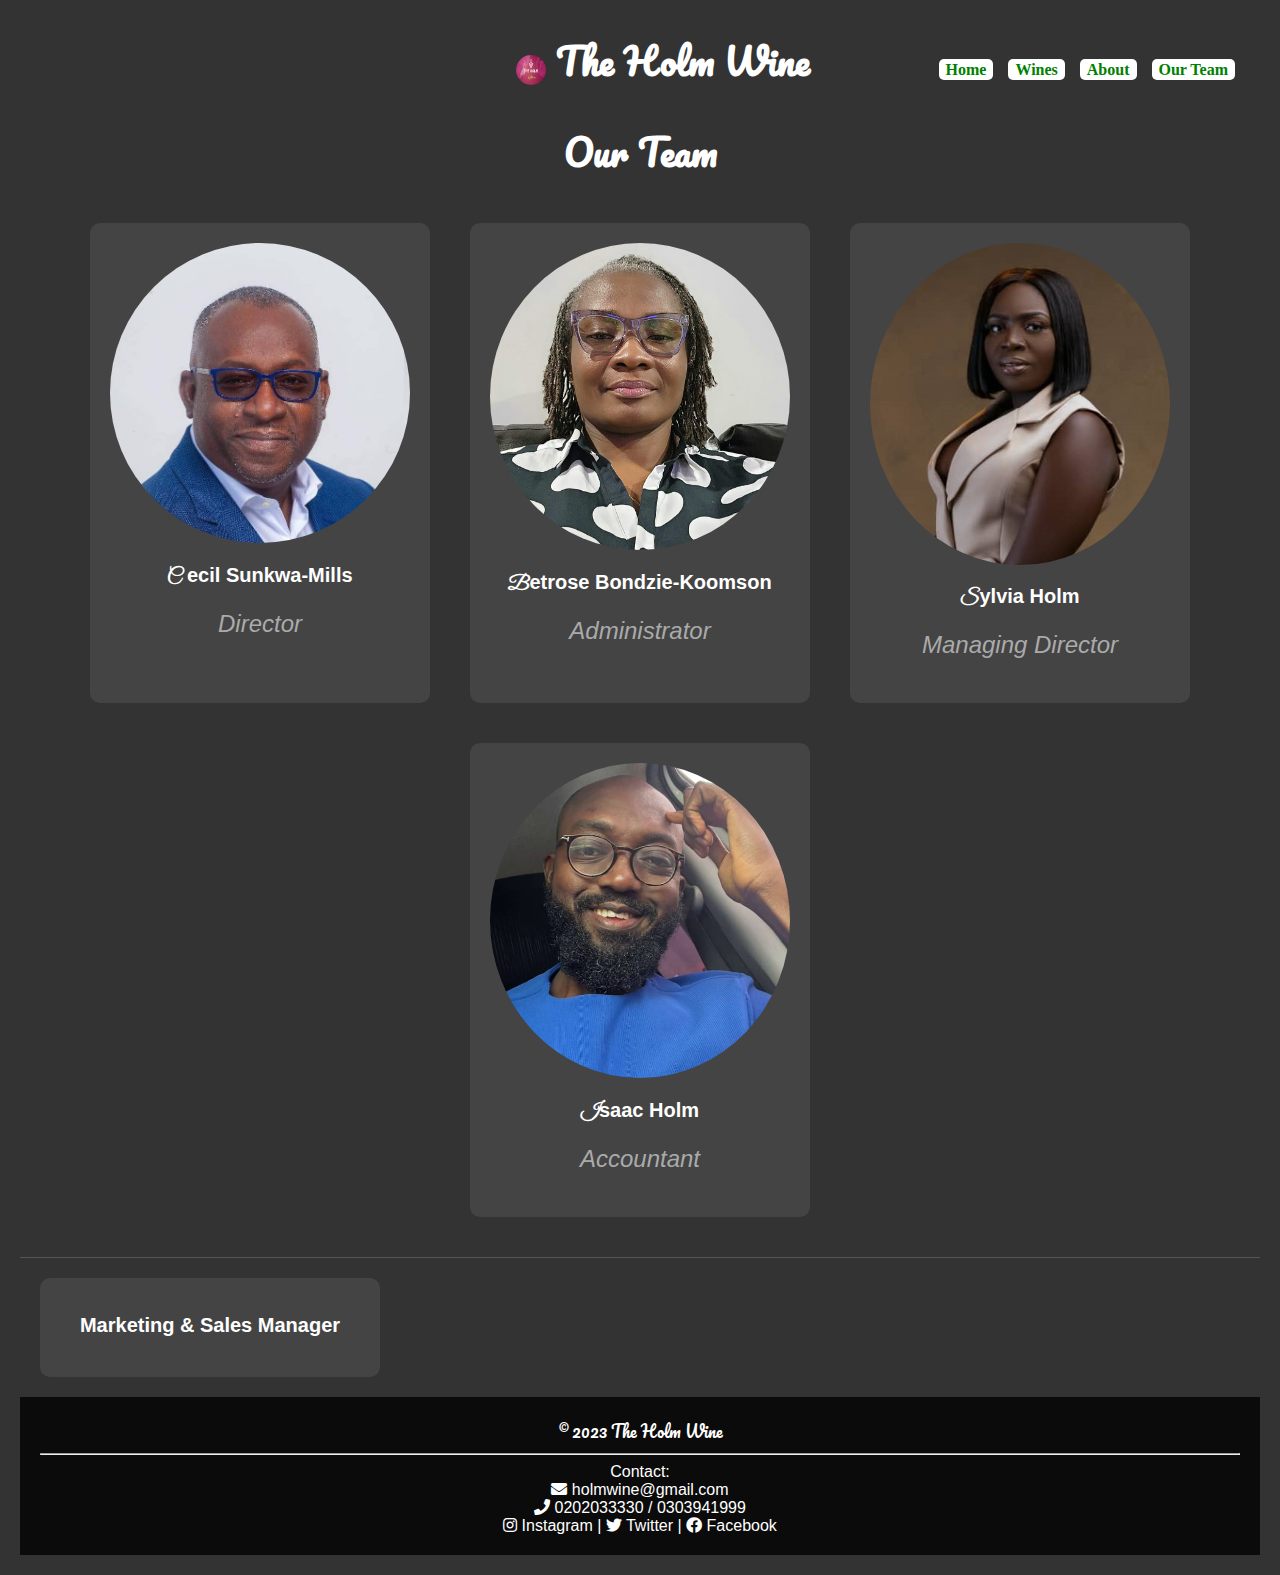
<file: old/team.html>
<!DOCTYPE html>
<html lang="en">
<head>
    <meta charset="UTF-8">
    <meta name="viewport" content="width=device-width, initial-scale=1.0">
    <link rel="stylesheet" href="https://fonts.googleapis.com/css?family=Pacifico&display=swap">
    <link href="https://fonts.googleapis.com/css?family=Great+Vibes&display=swap" rel="stylesheet">
    <link rel="stylesheet" type="text/css" href="style.css">
    <link rel="stylesheet" href="https://cdnjs.cloudflare.com/ajax/libs/font-awesome/5.15.3/css/all.min.css">
    <link rel="stylesheet" href="https://fonts.googleapis.com/css?family=Dancing+Script">

    <title>The Holmwine, Our Team</title>
    <style>
        body {
            background-color: #333; /* Dark background color */
            color: #fff; /* Text color */
            font-family: Arial, sans-serif;
            text-align: center;
            padding: 20px;
        }

        h1 {
            font-size: 36px;
            margin-bottom: 20px;
        }

        .team {
            display: flex;
            flex-wrap: wrap;
            justify-content: center;
        }

        .team-member {
            background-color: #444;
            border-radius: 10px;
            padding: 20px;
            margin: 20px;
            text-align: center;
            width: 300px;
        }

        .team-member img {
            max-width: 100%;
            border-radius: 50%;
        }

        .position {
            font-style: italic;
            color: #aaa;
            margin-top: 10px;
        }

        .separator {
            border-top: 1px solid #555;
            margin: 20px 0;
        }

        a{
            color: white;
        }

        h2 {
    font-size: 20px;
    margin-bottom: 20px;
    font-family: Arial, sans-serif;
  }

  h2 span{
    font-family: 'Great vibes', cursive;
  }

  @media screen and (max-width: 800px) {

    .separation {
       height: 10em; /* Adjust the height as needed */
   }
  }
    </style>
</head>
<body>
    <header>

        <img src="/assets/logo.ico" alt="Logo" class="logo">
        <h1>The Holm Wine</h1>
        <nav>
          <ul class="menu">
            <li><a href="/index.html">Home</a></li>
            <li><a href="/catalog.html">Wines</a></li>
            <li><a href="/about.html">About</a></li>
            <li><a href="/team.html">Our Team</a></li>
          </ul>
        </nav>
      </header>
      <div class="separation"></div> <!-- Add a separation div -->
    <h1>Our Team</h1>

    <div class="team">
        <div class="team-member">
            <img src="assets/images/cecil.jpg" alt="Cecil Sunkwa Mills">
            <h2><span>C</span> ecil Sunkwa-Mills</h2>
            <p class="position"> Director</p>
        </div>

        <div class="team-member">
            <img src="/assets/images/last.jpg" alt="Betrose Bondzie-Koomson">
            <h2><span>B</span>etrose Bondzie-Koomson</h2>
            <p class="position">Administrator</p>
        </div>

        <div class="team-member">
            <img src="/assets/images/sylvia.jpg" alt="Sylvia Holm">
            <h2><span>S</span>ylvia Holm</h2>
            <p class="position">Managing Director</p>
        </div>

        <div class="team-member">
            <img src="/assets/images/isaac.jpg" alt="Isaac Holm">
            <h2><span>I</span>saac Holm</h2>
            <p class="position">Accountant</p>
        </div>
    </div>

    <div class="separator"></div>

    <div class="team-member">
        <h2>Marketing & Sales Manager</h2>
    </div>

    <footer>
        <div class="footera">
            <p>&copy; 2023 The Holm Wine</p>
        </div>
        <hr>
        <div id="contact-section">
            <p>Contact:</p>
            <p>
                <i class="fas fa-envelope"></i> <a href="mailto:holmwine@gmail.com">holmwine@gmail.com</a>
            </p>
            <p>
                <i class="fas fa-phone"></i> <a href="tel:+233202033330">0202033330</a> / <a href="tel:+233303941999">0303941999</a>
            </p>
            <p>
                <i class="fab fa-instagram"></i> <a href="https://www.instagram.com/holm_wine" target="_blank">Instagram</a> |
                <i class="fab fa-twitter"></i> <a href="https://twitter.com/holm_wine" target="_blank">Twitter</a> |
                <i class="fab fa-facebook"></i> <a href="https://www.facebook.com/Theholmwine" target="_blank">Facebook</a>
            </p>
        </div>

    </footer>
</body>
</html>
</file>
<file: old/style.css>
/* Global styles */
  body {
    font-family: Arial, sans-serif;
    margin: 0;
    padding: 0;
    background-color: #111;
    color: #fff;
  }

  /* Header styles */
  header {
display: flex;
align-items: center;
justify-content: center;
padding: 5px;
}



.logo {
width: 30px;
height: 30px;
border-radius: 50%;
margin-right: 10px;
}


  h1 {
    font-family: 'Pacifico', cursive;
    margin: 0;
    font-size: 32px;
  }

  /* Main styles */
  main {
    background-image: url("/assets/images/back.webp");
    background-size: cover;
    background-position: center;
    height: 100vh;
    display: flex;
    align-items: center;
    justify-content: center;
    text-align: center;
  }

  h2 {
    font-size: 48px;
    margin-bottom: 20px;
    font-family: 'Great vibes', cursive;
  }

  p {
    font-size: 24px;
  }



  /* Button styles */
  .btn {
    display: inline-block;
    padding: 10px 20px;
    background-color: #c84d10;
    color: #ede4e4;
    font-size: 18px;
    text-decoration: none;
    border-radius: 5px;
    transition: background-color 0.3s;
  }

  .btn:hover {
    background-color: #FFA000;
  }

  /* Menu Styles */
  .menu {
    display: flex;
    flex-wrap: wrap;
    justify-content: center;
    align-items: flex-start;
    padding: 20px;
  }

  .drink-card {
    background-color: #fff;
    border-radius: 5px;
    box-shadow: 0 2px 4px rgba(0, 0, 0, 0.1);
    margin: 10px;
    padding: 20px;
    text-align: center;
    width: 300px;
    height: 690px;
  }

  .drink-card img {
    max-width: 100%;
    height: auto;
    margin-bottom: 10px;
  }

  .drink-card h3 {
    color: #333;
    font-size: 20px;
    margin-bottom: 10px;
  }

  .drink-card p {
    color: #666;
    font-size: 14px;
    line-height: 1.4;
  }




  .drink-card img{
    width: 300px;
    height: 200px;
    border-radius: 10px;
  }
  footer {
    background-color: #0b0b0b;
    color: #fff;
    text-align: center;
    padding: 20px;
    font-size: 16px;
  }

  footer p {
    margin: 0;
    font-size: 16px;
  }

  footer a {
    color: #fff;
    text-decoration: none;

  }

  .footera{
    font-family: 'Pacifico', cursive;
  }

  /* Contact section styles */
  .contact-section {
    margin-top: 20px;
  }

  .contact-section p {
    margin: 5px 0;
    font-size: 16px;
  }

  .contact-section a {
    color: #fff;
    text-decoration: none;
  }
  header {
    display: flex;
    justify-content: space-between;
    align-items: center;
    padding-left: 40%;

  }


  h1 {
    margin: 0;
  }

  nav {
    margin-left: auto;
  }

  .menu {
    list-style: none; /* Remove the list dots */
    display: flex;
  }

  .menu li:not(:last-child) {
    margin-right: 15px; /* Adjust the spacing between menu items */
  }

  .menu li {
    color: white;
    text-decoration: none;
  }

  .menu li a {
    color: white;
    text-decoration: none;
    font-family: consolas;
    font-weight: bolder;
  }

  @media (max-width: 767px) {
    /* Mobile styles */

    header {
      flex-wrap: wrap;
      justify-content: center;
    }

    .logo {
      margin-right: 0; /* Remove the right margin on mobile */
    }

    h1 {
      font-size: 24px; /* Adjust the font size as needed */
      order: 1;
      margin-bottom: 10px; /* Add some spacing below the heading */
      text-align: center;
      width: 100%;

      /* Expand the heading width on mobile */
    }

    nav {
      order: 2;
      margin: 0;
    }

    .menu {
      order: 3;
      justify-content: center;
    }

    .menu li {
      margin: 5px;
    }
  }

  .header {
    display: flex;
    align-items: center;
    justify-content: center;
  }
  .logo-wrapper {
    display: flex;
    align-items: center;
  }

  .logo {
    margin-right: 10px; /* Adjust the margin as needed */
  }
  @media (max-width: 768px) {
    header {
      height: 2px;
      padding-left: 0;
      margin-bottom: 20px;
    }
  }


 #leaves{
  position:absolute;
  top: 15%;
  right: -15%;
 }

 .menu li a{
  padding: 2px;
  background-color: white;
  color: green;
  border-radius: 5px;
  padding-left: 7px;
  padding-right: 7px;
 }
</file>
<file: styles.css>
/* Global styles */
  body {
    font-family: Arial, sans-serif;
    margin: 0;
    padding: 0;
    background-color: #111;
    color: #fff;
  }



.logo {
width: 30px;
height: 30px;
border-radius: 50%;
margin-right: 10px;
}


  h1 {
    font-family: 'Pacifico', cursive;
    margin: 0;
    font-size: 32px;
  }

  /* Main styles */
  main {
    background-image: url("/assets/images/back.webp");
    background-size: cover;
    background-position: center;
    height: 100vh;
    display: flex;
    align-items: center;
    justify-content: center;
    text-align: center;
  }

  h2 {
    font-size: 48px;
    margin-bottom: 20px;
    font-family: 'Great vibes', cursive;
  }

  p {
    font-size: 24px;
  }



  /* Button styles */
  .btn {
    display: inline-block;
    padding: 10px 20px;
    background-color: #c84d10;
    color: #ede4e4;
    font-size: 18px;
    text-decoration: none;
    border-radius: 5px;
    transition: background-color 0.3s;
  }

  .btn:hover {
    background-color: #FFA000;
  }

  /* Menu Styles */
  .menu {
    display: flex;
    flex-wrap: wrap;
    justify-content: center;
    align-items: flex-start;
    padding: 20px;
  }

  .drink-card {
    background-color: #fff;
    border-radius: 5px;
    box-shadow: 0 2px 4px rgba(0, 0, 0, 0.1);
    margin: 10px;
    padding: 20px;
    text-align: center;
    width: 300px;
    height: 690px;
  }

  .drink-card img {
    max-width: 100%;
    height: auto;
    margin-bottom: 10px;
  }

  .drink-card h3 {
    color: #333;
    font-size: 20px;
    margin-bottom: 10px;
  }

  .drink-card p {
    color: #666;
    font-size: 14px;
    line-height: 1.4;
  }




  .drink-card img{
    width: 300px;
    height: 200px;
    border-radius: 10px;
  }
  footer {
    background-color: #0b0b0b;
    color: #fff;
    text-align: center;
    padding: 20px;
    font-size: 16px;
  }

  footer p {
    margin: 0;
    font-size: 16px;
  }

  footer a {
    color: #fff;
    text-decoration: none;

  }

  .footera{
    font-family: 'Pacifico', cursive;
  }

  /* Contact section styles */
  .contact-section {
    margin-top: 20px;
  }

  .contact-section p {
    margin: 5px 0;
    font-size: 16px;
  }

  .contact-section a {
    color: #fff;
    text-decoration: none;
  }


  h1 {
    margin: 0;
  }

  nav {
    margin-left: auto;
  }

  .menu {
    list-style: none; /* Remove the list dots */
    display: flex;
  }

  .menu li:not(:last-child) {
    margin-right: 15px; /* Adjust the spacing between menu items */
  }

  .menu li {
    color: white;
    text-decoration: none;
  }

  .menu li a {
    color: white;
    text-decoration: none;
    font-family: consolas;
    font-weight: bolder;
  }


    h1 {
      font-size: 24px; /* Adjust the font size as needed */
      order: 1;
      margin-bottom: 10px; /* Add some spacing below the heading */
      text-align: center;
      width: 100%;

      /* Expand the heading width on mobile */
    }

    nav {
      order: 2;
      margin: 0;
    }

    .menu {
      order: 3;
      justify-content: center;
    }

    .menu li {
      margin: 5px;
    }
  }


  .logo-wrapper {
    display: flex;
    align-items: center;
  }

  .logo {
    margin-right: 10px; /* Adjust the margin as needed */
  }



 #leaves{
  position:absolute;
  top: 15%;
  right: -15%;
 }

 .menu li a{
  padding: 2px;
  background-color: white;
  color: green;
  border-radius: 5px;
  padding-left: 7px;
  padding-right: 7px;
 }
</file>
<file: style.css>
*{
    margin: 0;
    padding: 0;
    box-sizing: border-box;
    text-decoration: none;
    border: none;
    outline: none;
    scroll-behavior: smooth;
    font-family: 'Pooppons', sans-serif;
}

:root{
    --bg-color: #dee2e6;
    --second-bg-color: #fff;
    --text-color: #1f242d;
    --main-color: #0b5e1cca;
    --hover-color: #12aa4f;

}

html{
    font-size: 62.5%;
    overflow-x: hidden;
}
body{
    background: var(--bg-color);
    color: var(--text-color);
}
section{
    min-height: auto;
    padding: 10rem 9% 2rem;
}
.header{
    position: fixed;
    left: 0;
    width: 100%;
    padding: 1rem 9%;
    background: var(--second-bg-color);
    display: flex;
    justify-content: space-between;
    align-items: center;
    z-index: 100;
}

.header-logo{
    width: 18vw;
}

.header-logo img{
    height: auto;
    width: 40%;
}

#small-menu{
    font-size: 2rem;
    display: none;
}
.header .navbar a{
    font-size: 1.7rem;
    margin-left: 4rem;
    font-weight: 600;
    color: var(--text-color);
    transition: .3s;
}

.header .navbar a:hover{
    color: var(--main-color);
}
.header .navbar .active{
    color: var(--main-color);
}

span{
    color: var(--main-color);
}

.btn{
    display: inline-block;
    padding: 1rem 2.8rem;
    background: var(--main-color);
    border-radius: 4rem;
    font-size: 1.6rem;
    color: var(--second-bg-color);
    font-weight: 600;
    letter-spacing: .1rem;
    transition: .5s ease;
}

.btn:hover{
    box-shadow: 0 0 1rem var(--main-color);
    color: var(--second-bg-color);
}

.home{
    min-height: 100vh;
    display: flex;
    background-image: url(assets/back.webp);
    background-repeat: no-repeat;
    background-position: center center;
    background-size: cover;
    justify-content: center;
    align-items: center;
    gap: 2rem;
}
@media (max-width: 800px){
    .home{
        min-height: 80vh;

    }

}
.heading{
    font-size: 4.5rem;
    text-align: center;
}

.home-content{
    display: flex;
    flex-direction: column;
    align-items: center;
    justify-content: center;
}
.home-content h2{
    color: var(--second-bg-color);
    line-height: 1.2;
}

.home-content p{
    color: var(--second-bg-color);
    text-align: center;
    font-size: 1.6rem;
    margin: 2rem 0 3rem;
}
.projects h2{
    margin-bottom: 5rem;
}

.projects-container{
    display: flex;
    justify-content: center;
    align-items: center;
    flex-wrap: wrap;
    gap: 2rem;
}

.projects-container .project-box{
    flex: 1 1 30rem;
    background: var(--second-bg-color);
    padding: 3rem 2rem 4rem;
    border-radius: 2rem;
    text-align: center;
    border: .2rem solid var(--bg-color);
    transition: .5s ease;
}

.projects-container .project-box:hover{
    border-color: var(--main-color);
    transform: scale(1.02);
}
.project-box i{
    font-size: 7rem;
    color: var(--main-color);
}

.project-box h3{
    font-size: 2.6rem;
}
.project-box p{
    font-size: 1.6rem;
    margin: 1rem 0 3rem;
}


.aside{
    background: var(--second-bg-color);
}

.aside h2{
    margin-bottom: 4rem;
}

.aside-container{
    display: grid;
    grid-template-columns: repeat(3,1fr);
    align-items: center;
    gap: 2.5rem;
}

.aside-container .aside-box{
    display: flex;
    flex-direction: column;
    flex-wrap: wrap;
    justify-content: space-around;
    border-radius: 2rem;
    overflow: hidden;
    margin: .5rem;
}

.aside-box img{
    width: 100%;
    transition: .5s ease;
}
.aside-box img:hover{
    transform: scale(1.1);
}

.aside-box .aside-layer{
    width: 100%;
    height: 100%;
    display: flex;
    flex-direction: column;
    align-items: center;
    justify-content: center;
    padding: 0 1rem;
}

.aside-layer h4{
    margin-top: 1rem;
    font-size: 2rem;
}
.aside-layer p{
    font-size: 1.6rem;
    margin: .3rem 0 .9rem;
}

.gallery-vids{
    background: var(--second-bg-color);
}

.gallery-vids h2{
    color: var(--main-color);
    margin-bottom: 4rem;
    margin-top: 4rem;
}
.gallery-vids h3, .gallery-imgs h3{
    text-align: center;
    font-size: 2.5rem;
    margin-bottom: 2rem;
}
.gallery-vids{
    display: flex;
    flex-direction: column;
    align-items: center;
}
.gallery-vids .btn{
    margin-top: 2rem;
}
.vid-container{
    display: grid;
    grid-template-columns: repeat(3,1fr);
    align-items: center;
    gap: 2.5rem;
}

.vid-container .vid-box{
    display: flex;
    flex-direction: column;
    flex-wrap: wrap;
    justify-content: space-around;
    overflow: hidden;
    margin: .5rem;
}
.gallery-imgs{
    background: var(--second-bg-color);
}

.img-container{
    display: grid;
    grid-template-columns: repeat(4,1fr);
    align-items: center;
    gap: 2.5rem;
}

.img-container .img-box{
    display: flex;
    flex-direction: column;
    flex-wrap: wrap;
    justify-content: space-around;
    overflow: hidden;
    margin: .5rem;
}

.home-about{
    display: flex;
    justify-content: center;
    align-items: center;
    gap: 2rem;
    background: var(--second-bg-color);
}

.home-about-img img{
    width: 35vw;
}

.home-about-content h2{
    text-align: left;
    line-height: 1.2;
}

.home-about-content h3{
    font-size: 2.6rem;
    font-weight: 200;
}
.home-about-content p{
    font-size: 1.6rem;
    margin: 2rem 0 3rem;
}

.about{
    min-height: 100vh;
    background: var(--second-bg-color);
}

.about-content h2{
    padding-bottom: 3vh;
    padding-top: 10vh;
    text-align: center;
    line-height: 1.2;
}

.about-content h3{
    color: var(--main-color);
    text-align: center;
    font-size: 2.6rem;
    font-weight: 200;
}
.about-content p{
    font-size: 1.6rem;
    margin: 2rem 0 3rem;
}
.about-box{
    display: grid;
    grid-template-columns: repeat(2,1fr);
    align-items: center;
    gap: 2.5rem;
}
.about-box .obj{
    display: flex;
    justify-content: space-around;
    align-items: center;
}
.about-box .obj i{
    font-size: 2.5rem;
    color: var(--main-color);
    padding: 1rem;
    margin: 1.5rem;
    transition: 0.5s ease;
}
.about-box .obj:hover i{
    transform: rotate(-90deg)
}
.our-partners h3{
    margin-bottom: 5rem;
}
.partner-box{
    display: grid;
    grid-template-columns: repeat(3,1fr);
    align-items: center;
    gap: 2.5rem;
}

.partner-details{
    position: relative;
    border-radius: 2rem;
    overflow: hidden;
    display: flex;
    align-items: center;
    flex-direction: column;
    margin: .5rem;
}
.partner-details a{
    text-align: center;
    text-align: none;
}
.partner-details img{
    width: 100%;
}
.partner-details .img1{
    width: 50%;
}


.team .heading{
    padding-top: 0vh;
    margin-bottom: 4rem;
}

.team-heading p{
    font-size: 1.5rem;
}

.team-box{
    display: grid;
    grid-template-columns: repeat(3,1fr);
    align-items: center;
    gap: 2.5rem;
}

.team-box .member-box{
    position: relative;
    border-radius: 2rem;
    overflow: hidden;
    display: flex;
    margin: .5rem;
}

.member-box img{
    width: 100%;
    height: 20rem;
}

.memb-details{
    position: absolute;
    bottom: 0;
    left: 0;
    width: 100%;
    height: 70%;
    background: linear-gradient(rgba(0, 0, 0, .1), var(--main-color));
    display: flex;
    flex-direction: column;
    align-items: center;
    justify-content: center;
    padding: 0 4rem;
    transform: translateY(100%);
    transition: .5s ease;
}

.member-box:hover .memb-details{
    transform: translateY(0%);
}

.memb-details h4{
    color: var(--second-bg-color);
    font-size: 2rem;
}
.memb-details p{
    color: var(--second-bg-color);
    font-size: 1.6rem;
    margin: .3rem 0 1rem;
}
.member-box a{
    display: inline-flex;
    justify-content: center;
    align-items: center;
    width: 3rem;
    height: 3rem;
    background: var(--text-color);
    border-radius: 50%;
}

.member-box a i{
    font-size: 1.5rem;
    color: var(--second-bg-color);
}


.blog{
    display: flex;
    width: 100%;
    background: var(---bg-color);
    justify-content: space-around;
    align-items: flex-start;
    gap: 2rem;
    background: var(--bg-color);
}
.blog h5{
    font-size: 1rem;
    margin-top: .4rem;
    margin-bottom: .4rem;
    color: #646262;
}
.blog-content{
    width: 65%;
}
.blog-content h2{
    font-size: 3rem;
    margin-bottom: 2rem;
}
.blog-content h4{
    font-size: 2.5rem;
    margin-top: 1.3rem;
    margin-bottom: 1rem;
}
.blog-content img{
    width: 100%;
}

.blog-content p{
    font-size: 1.6rem;
    margin: 1rem 0 3rem;
}
.other-blogs{
    width: 30%;
}
.other-blogs img{
    padding-top: 1rem;
    width: 100%;
}

.other-blogs h3{
    font-size: 2.6rem;
    margin-bottom: 1rem;
}
.other-blogs h4{
    font-size: 1.6rem;
    margin: .3rem 0 .3rem;
}
.other-blogs .btn{
    margin-top: 1rem;
}
/* .other-blog-content1 h4{
    overflow: hidden;
    text-overflow: ellipsis;
    white-space: nowrap;
} */

.partners{
    padding-top: 3rem;
    min-height: fit-content;
}

.partners-box{
    display: flex;
    height: 10vh;
    justify-content: space-around;
    align-items: center;
}
.partners-box .part-logo{
    width: 12rem;
    height: 7rem;
}

.partners-box .part-logo img{
    width: 100%;
    height: 100%;
} */

.contact-us h2{
    margin-bottom: 5rem;
}

.contact-us-container{
    display: flex;
    justify-content: center;
    align-items: center;
    flex-wrap: wrap;
    gap: 2rem;
}

.contact-us-container .contact-us-box{
    flex: 1 1 30rem;
    background: var(--second-bg-color);
    padding: 3rem 2rem 4rem;
    border-radius: 2rem;
    text-align: center;
    border: .2rem solid var(--bg-color);
    transition: .5s ease;
}

.contact-us-container .project-box:hover{
    border-color: var(--main-color);
    transform: scale(1.02);
}
.contact-us-box i{
    font-size: 7rem;
    padding-left: 3rem;
    padding-top: 2rem;
    color: var(--main-color);
    transition: .2s ease;
}

.contact-us-box i:hover{
    transform: scale(1.1);
}


.contact-us-box h3{
    font-size: 2.6rem;
}
.contact-us-box p{
    font-size: 1.6rem;
    margin: 1rem 0 3rem;
}



.contact{
    background-color: var(--text-color);
    background-image: url(assets/images/map-image.png);
}
.contact h2{
    color: var(--second-bg-color);
    margin-bottom: 3rem;
}

.contact form{
    max-width: 70rem;
    margin: 1rem auto;
    text-align: center;
    margin-bottom: 3rem;
}

.contact form .input-box{
    display: flex;
    justify-content: space-between;
    flex-wrap: wrap;
}

.contact form .input-box input,
.contact form textarea{
    width: 100%;
    padding: 1.5rem;
    font-size: 1.6rem;
    color: var(--text-color);
    background: var(--second-bg-color);
    border-radius: .8rem;
    margin:  .7rem 0;
}

.contact form .input-box input{
    width: 49%;
}

.contact form textarea{
    resize: none;
}

.contact form .btn{
    margin-top: 2rem;
    cursor: pointer;
}

.footer{
    display: flex;
    justify-content: space-between;
    align-items: center;
    flex-wrap: wrap;
    padding: 2rem 9%;
    background: var(--second-bg-color);
}

.footer-social-media a {
    display: inline-flex;
    justify-content: center;
    align-items: center;
    width: 4rem;
    height: 4rem;
    background: transparent;
    border: .2rem solid var(--main-color);
    border-radius: 50%;
    font-size: 2rem;
    color: var(--main-color);
    margin: 1rem 1.5rem 1rem 0;
    transition: .5s ease;
}

.footer-social-media a:hover{
    background: var(--main-color);
    color: var(--second-bg-color);
    box-shadow: 0 0 1rem var(--main-color);
}
.footer-text p{
    font-size: 1.6rem;
}
.footer img{
    height: auto;
    width: 20%;
    border-radius: 3rem;
}





/* for smaller screens  */

@media (max-width: 1200px){
    .header{
        font-size: 50%;
        padding: 2rem 3%;

    }
    .section{
        padding: 10rem 3% 2rem;
    }

}

@media (max-width: 991px){
    html{
        font-size: 60%;
    }
    .header{
        padding: 2rem 3%;
    }

    .section{
        padding: 10rem 3% 2rem;
    }
    .projects{
        padding-bottom: 7rem;
    }
    .aside{
        padding-bottom: 7rem;
    }
    .vid-container{
        grid-template-columns: repeat(2, 1fr);
    }
    .img-container{
        grid-template-columns: repeat(3, 1fr);
    }
    .partner-box{
        grid-template-columns: repeat(2, 1fr);
    }

    .contact{
        min-height: auto;
    }
    .footer{
        padding: 2rem 3%;
    }

    .brand-name{
        display: none;
    }
}
@media (max-width: 768px){
    #small-menu{
        display: block;
    }

    .navbar {
        position: absolute;
        top: 100%;
        left: 30%;
        width: 70%;
        padding: 1rem 3%;
        background: var(--bg-color);
        border-top: 1rem solid rgba(0, 0, 0, .2);
        box-shadow: 0 .5rem 1rem rgba(0, 0, 0, .2);
        display: none;
    }

    .navbar.active{
        display: block;
    }

    .navbar a {
        display: block;
        font-size: 2rem;
        margin: 3rem 0;
    }

    .home-content h3{
        font-size: 2.6rem;
    }

    .home-content h1{
        font-size: 5rem;
    }
    .home-about{
        flex-direction: column-reverse;
        text-align: center;
        justify-content: center;
    }
    .home-about h2{
        text-align: center;
    }
    .home-about img{
        width: 80vw;
    }

    .projects h2{
        margin-bottom: 3rem;
    }
    .blog{
        flex-direction: column;
    }
    .blog-content{
        width: 100%;
    }

    .other-blogs{
        width: 100%;
    }

    .other-blog-content a{
        display: flex;
        justify-content: flex-start;
        align-items: center;
    }
    .other-blog-content img{
        margin-right: 2rem;
        width: 50%;
    }
    .aside h2{
        margin-bottom: 3rem;
    }

    .aside-container{
        grid-template-columns: repeat(2, 1fr);

    }
    .about-box{
        grid-template-columns: 1fr;
        gap: 1rem;
    }
    .team-box{
        grid-template-columns: repeat(2, 1fr);

    }
    .footer{
        flex-direction: column;
        padding: 2rem 0;
    }
    .license p{
        display: none;
    }

}

@media (max-width: 617px){
    .aside-container{
        grid-template-columns: 1fr;
    }
    .header-logo img{
        width: 70%;
    }
    .header-logo h1{
        display: none;
    }
}

@media (max-width: 450px){
    html{
        font-size: 50%;
    }

    .contact form .input-box input{
        width: 100%;
    }

    .footer{
        flex-direction: column;
        padding: 2rem 0;
    }
}
#navigation {
    position: sticky;
    z-index: 1;
    top: 0;
    left: 0;
    width: 100%;
    background: rgb(229, 226, 226);
    padding: .5rem 0;
    color: #155724;
    background-color: #b4e8e4;
    border-color: #c3e6cb;
    border-bottom-left-radius: .5rem;
    border-bottom-right-radius: .5rem;
  }

  /* #navigation3 {
    z-index: 1;
    top: 0;
    left: 0;
    width: 100%;
    background: rgb(229, 226, 226);
    padding: 5px 0px;
    color: #155724;
    background-color: black;
    border-color: #c3e6cb;
    display: flex;
    justify-content: center;
  } */

  @media screen and (max-width: 800px) {
    #navigation {
      width: 100%;
      margin: 0 auto;
    }
  }

  #navigation-inside {
    display: flex;
    justify-content: center;
    align-items: center;
    width: 100%;
  }

  @media screen and (max-width: 800px) {
    #navigation-inside {
      width: 100%;
      margin: 0 auto;
    }
  }

  #navigation-inside ul,
  #navigation3-inside ul {
    display: flex;
    justify-content: center;
    align-items: center;
    list-style: none;
    padding: 0;
    margin: 0;
  }

  #navigation-inside li {
    width: fit-content;
    float: left;
    margin-left: 2.5rem;
    padding-left: .2rem;
    padding-right: .2rem;
    margin-bottom: .2rem;
  }

  @media screen and (max-width: 800px) {
    #navigation-inside li {
      margin-left: .9rem;
    }
    #navigation-inside li:first-child {
      margin-left: .9rem;
    }
  }

  #navigation3-inside li {
    width: 100%;
    float: left;
  }

  #navigation-inside li a,
  #navigation3-inside li a {
    color: rgb(46, 42, 42);
    text-decoration: none;
    background-color: white;
    padding-left: .6rem;
    padding-right: .6rem;
    border-radius: 1.5rem;
    font-weight: 400;
    padding-bottom: .2rem;
    font-size: 1.5rem;
  }

  #navigation-inside .last a {
    padding-left: .6rem;
    padding-right: .6rem;
    width: fit-content;
  }

  #navigation-inside a:active,
  a:hover {
    color: var(--main-color);
  }

  #navigation-inside .active {
    color: black;
    font-weight: bold;
  }

  .active1 {
    color: black;
    font-weight: bold;
  }

  nav.navbar {
    border-top: none;
    margin-bottom: 1rem;
    margin-top: 1.5rem;
  }

  .navbar-brand {
    background-color: #f5f5f5;
    margin-left: 10px;
    padding-right: 10px;
    border-radius: 10px;
  }

  .navbar-brand h1 {
    font-size: x-large;
    margin-top: 5px;
  }
 .footerimage img{
    width: 5vw;
 }
 .footerimagex img{
    height: 70px;
    width: 100px;
 }
 .fixed-menu {
    position: fixed;
    bottom: 20px;
    right: 2px;
    width: 25rem;
    font-size: 16px;
    background-color: white;
    color: rgb(5, 117, 5);
    padding: 5px;
    padding-left: 7px;
    border-radius: 8px;
    font-weight: bold;
}
@media (max-width: 768px){
    .fixed-menu{
        width: 30rem;
    }
    .footerimage img{
        height: 70px;
        width: 100px;
     }
}

.license{
    display: flex;
    flex-direction: column;
    justify-content: center;
    align-items: center;
    text-align: center;
}

.blog-menu {
    list-style-type: none;
    padding: 0;
    margin: 0;
    margin-bottom: 5px;
}

.blog-menu li {
    display: inline-block;
    margin-right: 10px;
    border: 2px solid #0d7236;
    border-radius: 10px;
    padding: 5px 20px;
    background-color: #0d7236;
}

.blog-menu li a {
    text-decoration: none;
    color: white;
    font-weight: 500;
    font-size: 16px;
}

.blog-menu li a:hover {
    background-color: #0d7236;
    color: #fff;
}

.vid-box p{
    font-size: 14px;
    margin-top: 5px;
    color: green;
    font-weight: bold;
    text-transform: uppercase;
}

.vid-box.expanded {
    max-width: 80%; /* Expand to 80% of the screen width */
}

.vid-box iframe {
    width: 100%;
    height: auto;
}
</file>
